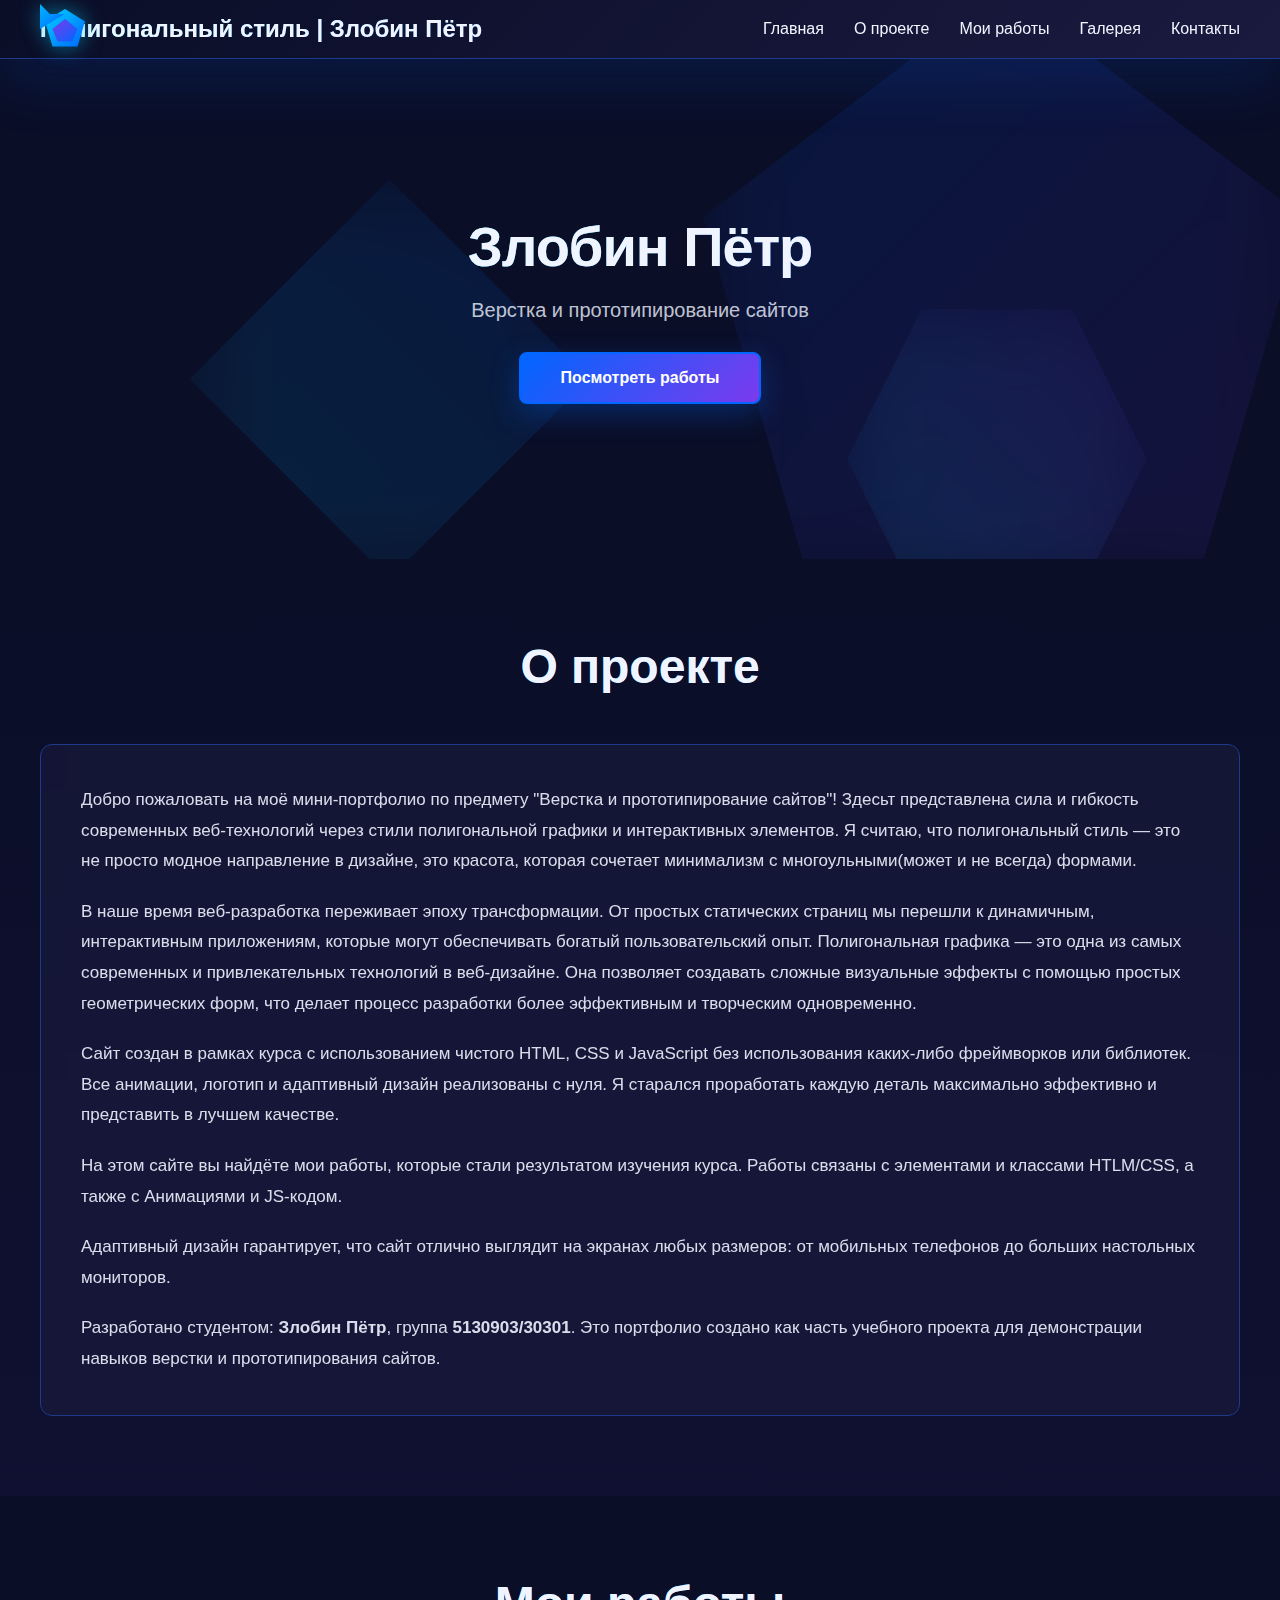
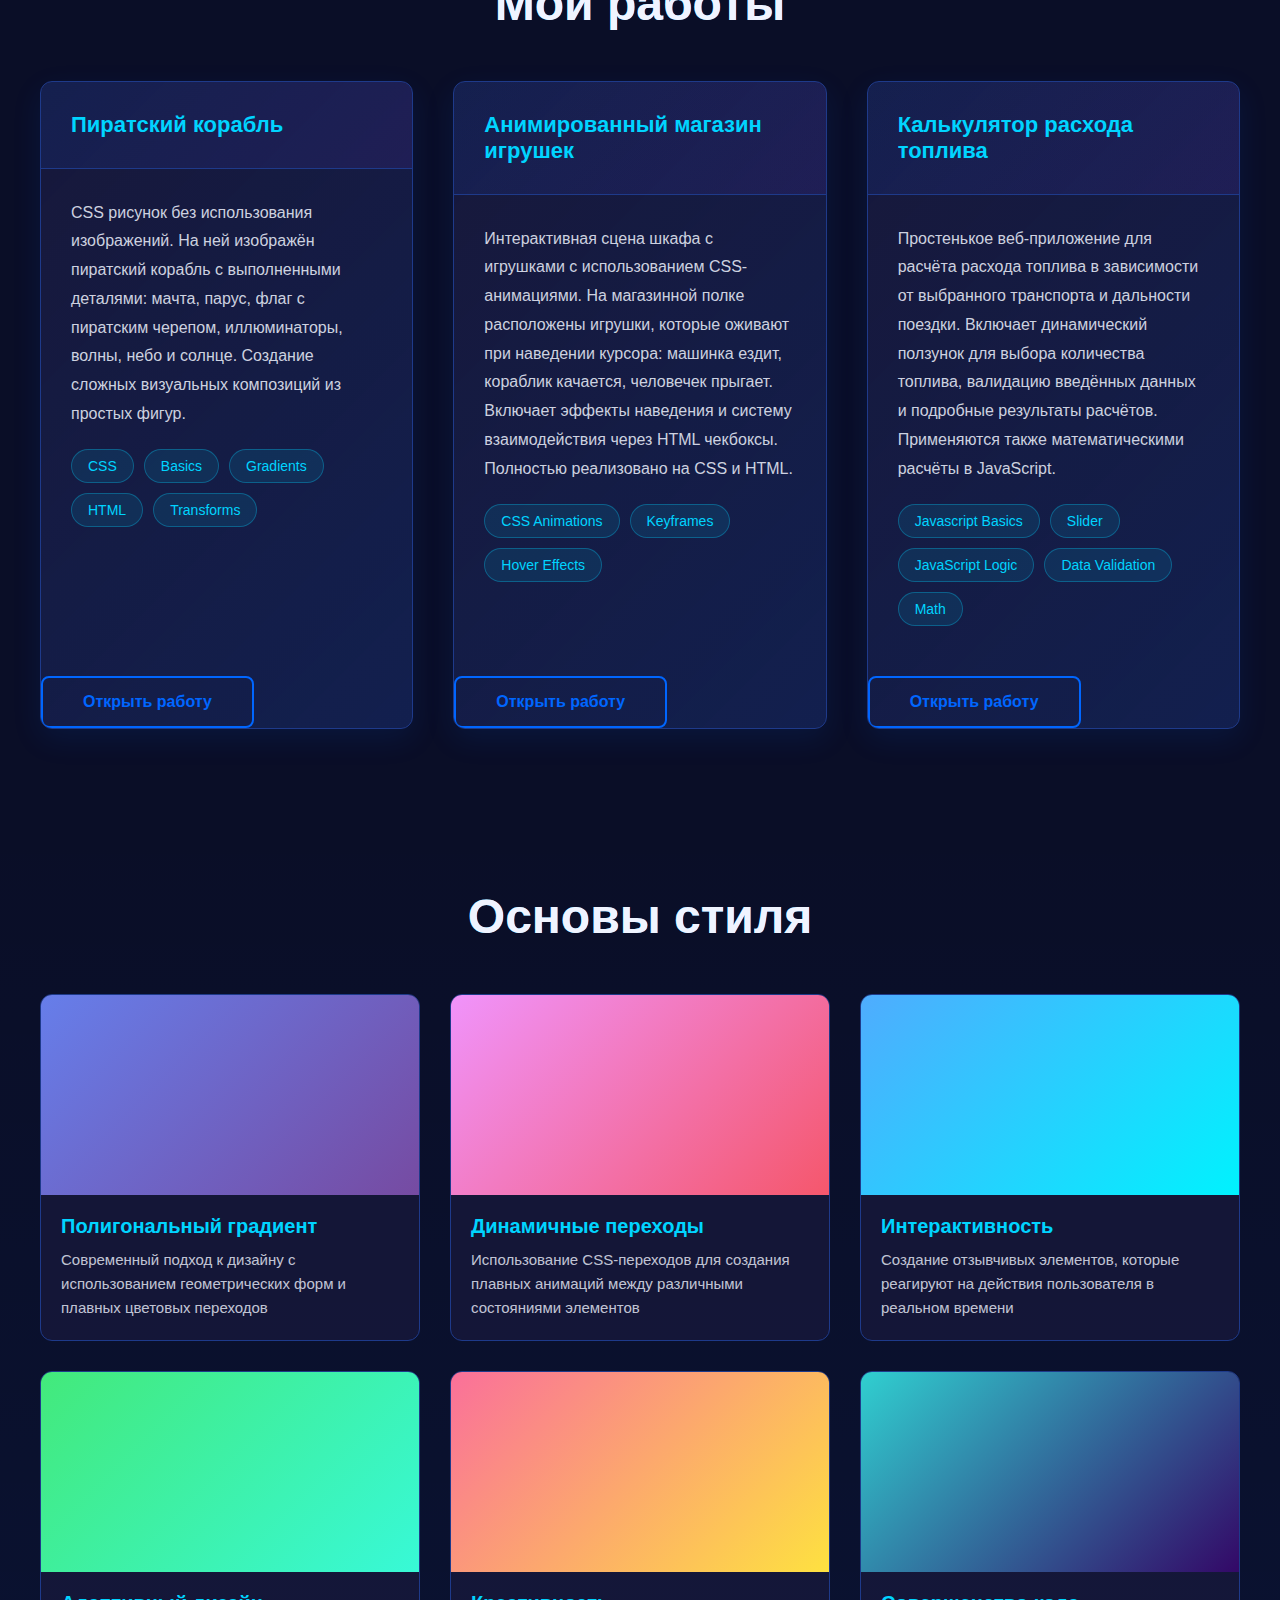
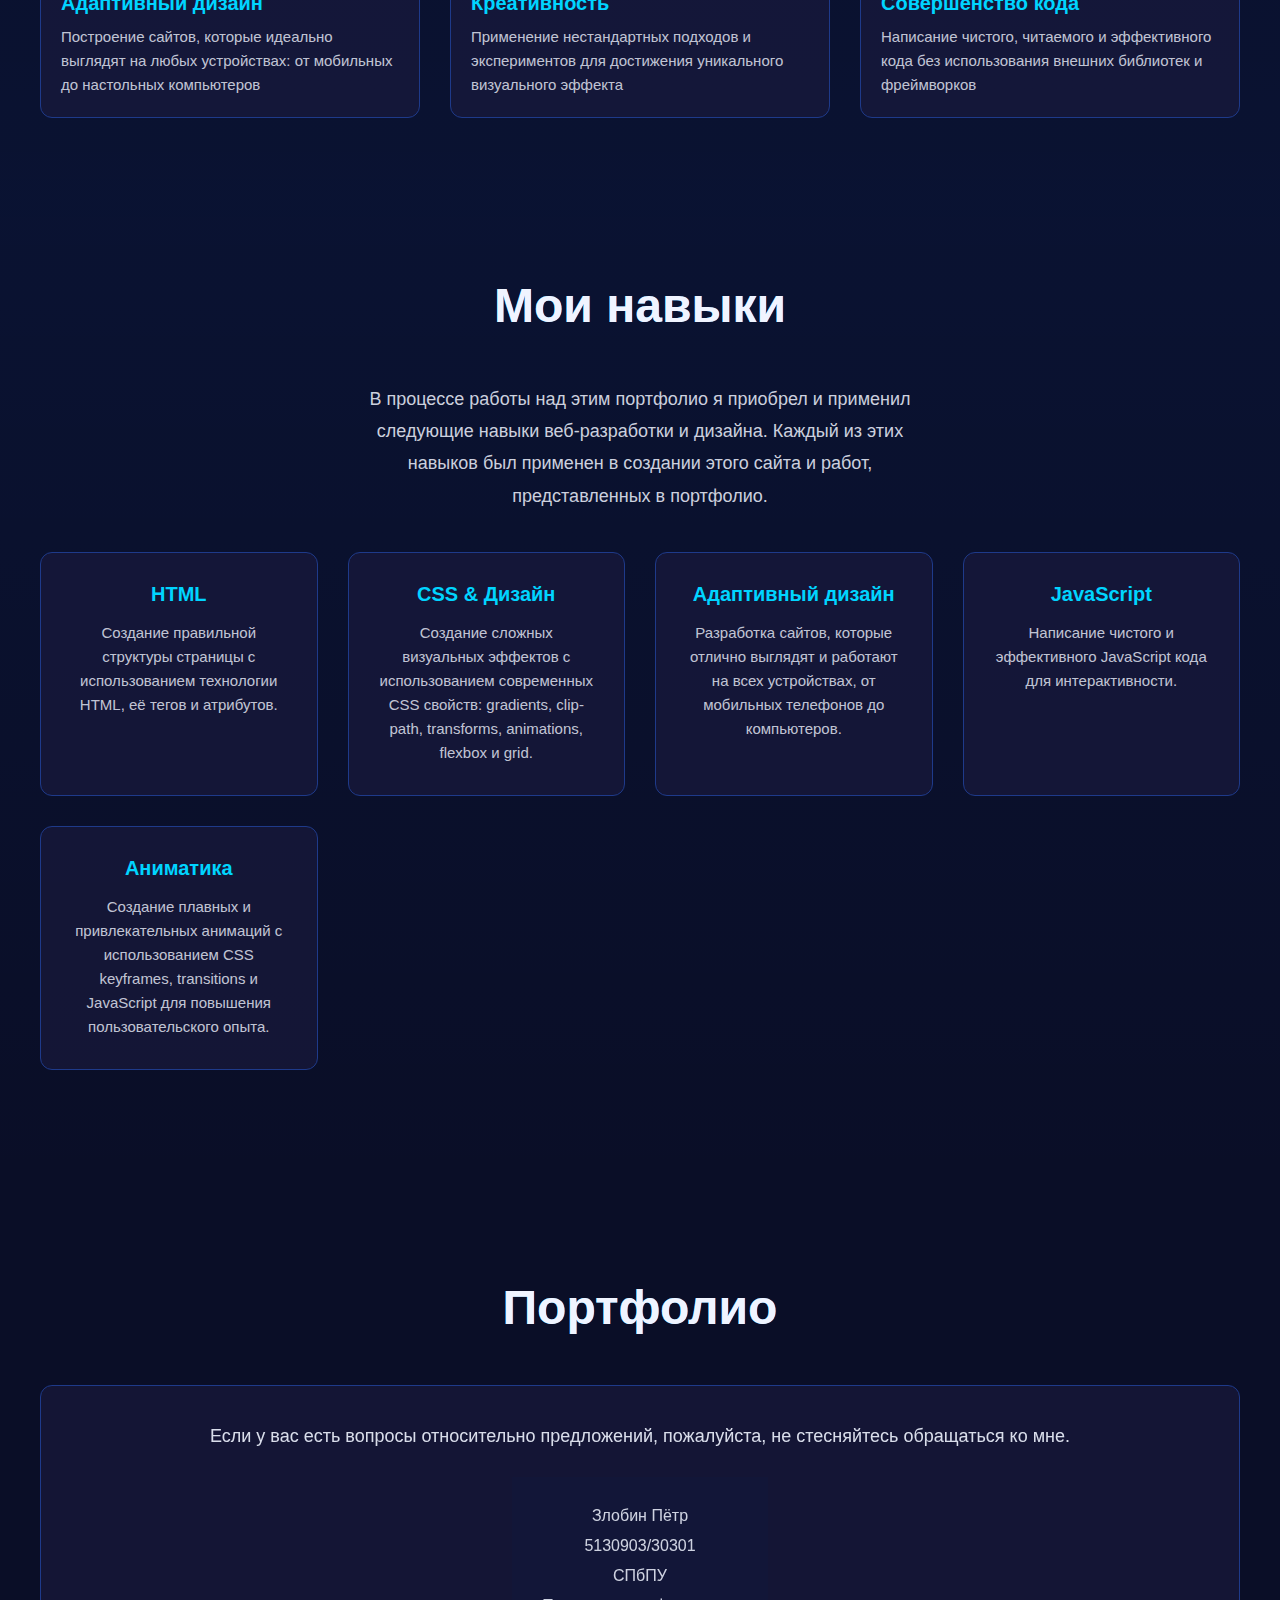
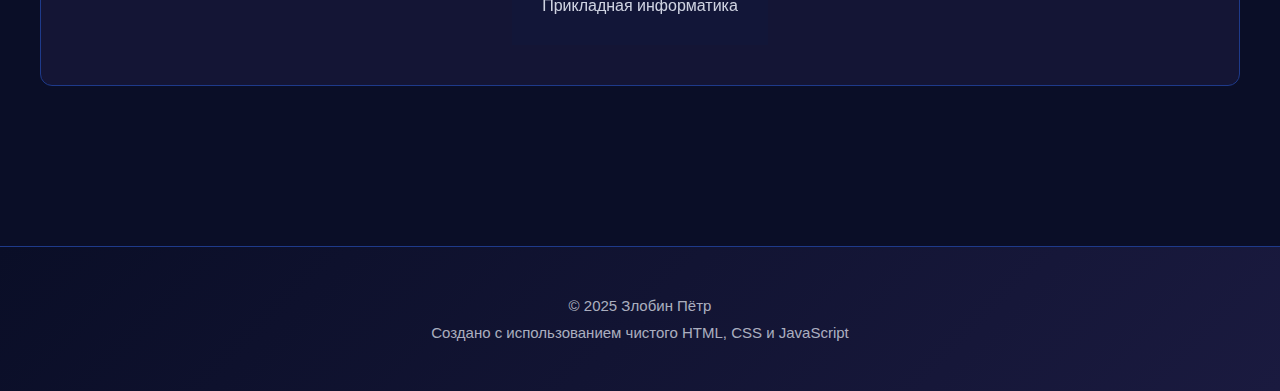
<file: index.html>
<!DOCTYPE html>
<html lang="ru">
<head>
    <meta charset="UTF-8">
    <meta name="viewport" content="width=device-width, initial-scale=1.0">
    <title>Злобин Пётр | Портфолио</title>
    <link rel="stylesheet" href="style.css">
</head>
<body>
    <header class="header">
        <div class="container">
            <div class="header-content">
                <a href="#" class="logo">
                    <svg class="logo-polygon" viewBox="0 0 100 100" xmlns="http://www.w3.org/2000/svg">
                        <polygon points="50,10 90,35 75,85 25,85 10,35" fill="url(#gradient1)"/>
                        <polygon points="50,30 75,50 65,75 35,75 25,50" fill="url(#gradient2)"/>
                        <polygon points="50,20 20, 20 0, 0 -20, -20 0,50" fill="url(#gradient1)"/>
                        <defs>
                            <linearGradient id="gradient1" x1="0%" y1="0%" x2="100%" y2="100%">
                                <stop offset="0%" style="stop-color:#00d4ff;stop-opacity:1" />
                                <stop offset="100%" style="stop-color:#0066ff;stop-opacity:1" />
                            </linearGradient>
                            <linearGradient id="gradient2" x1="0%" y1="0%" x2="100%" y2="100%">
                                <stop offset="0%" style="stop-color:#7c3aed;stop-opacity:1" />
                                <stop offset="100%" style="stop-color:#0066ff;stop-opacity:1" />
                            </linearGradient>
                        </defs>
                    </svg>
                    <span class="logo-text">Полигональный стиль | Злобин Пётр</span>
                </a>

                <button class="menu-toggle" id="menuToggle">
                    <span></span>
                    <span></span>
                    <span></span>
                </button>

                <nav class="nav" id="navMenu">
                    <a href="#main" class="nav-link">Главная</a>
                    <a href="#about" class="nav-link">О проекте</a>
                    <a href="#works" class="nav-link">Мои работы</a>
                    <a href="#gallery" class="nav-link">Галерея</a>
                    <a href="#contact" class="nav-link">Контакты</a>
                </nav>
            </div>
        </div>
    </header>

    <main id="main">
        <section class="hero">
            <div class="hero-background">
                <div class="polygon polygon-1"></div>
                <div class="polygon polygon-2"></div>
                <div class="polygon polygon-3"></div>
            </div>
            <div class="container">
                <div class="hero-content">
                    <h1>Злобин Пётр</h1>
                    <p>Верстка и прототипирование сайтов</p>
                    <a href="#works" class="btn btn-primary">Посмотреть работы</a>
                </div>
            </div>
        </section>

        <section id="about" class="about">
            <div class="container">
                <h2>О проекте</h2>
                <div class="about-content">
                    <div class="about-text">
                        <p>
                            Добро пожаловать на моё мини-портфолио по предмету "Верстка и прототипирование сайтов"! Здесьт представлена сила и гибкость современных веб-технологий через стили полигональной графики и интерактивных элементов. Я считаю, что полигональный стиль — это не просто модное направление в дизайне, это красота, которая сочетает минимализм с многоульными(может и не всегда) формами.
                        </p>
                        <p>
                            В наше время веб-разработка переживает эпоху трансформации. От простых статических страниц мы перешли к динамичным, интерактивным приложениям, которые могут обеспечивать богатый пользовательский опыт. Полигональная графика — это одна из самых современных и привлекательных технологий в веб-дизайне. Она позволяет создавать сложные визуальные эффекты с помощью простых геометрических форм, что делает процесс разработки более эффективным и творческим одновременно.
                        </p>
                        <p>
                            Сайт создан в рамках курса с использованием чистого HTML, CSS и JavaScript без использования каких-либо фреймворков или библиотек. Все анимации, логотип и адаптивный дизайн реализованы с нуля. Я старался проработать каждую деталь максимально эффективно и представить в лучшем качестве.
                        </p>
                        <p>
                            На этом сайте вы найдёте мои работы, которые стали результатом изучения курса. Работы связаны с элементами и классами HTLM/CSS, а также с Анимациями и JS-кодом.
                        </p>
                        <p>
                            Адаптивный дизайн гарантирует, что сайт отлично выглядит на экранах любых размеров: от мобильных телефонов до больших настольных мониторов.
                        </p>
                        <p>
                            Разработано студентом: <strong>Злобин Пётр</strong>, группа <strong>5130903/30301</strong>. Это портфолио создано как часть учебного проекта для демонстрации навыков верстки и прототипирования сайтов.
                        </p>
                    </div>
                </div>
            </div>
        </section>

        <section id="works" class="works">
            <div class="container">
                <h2>Мои работы</h2>
                <div class="works-grid">
                    <div class="work-card">
                        <div class="work-card-header">
                            <h3>Пиратский корабль</h3>
                        </div>
                        <div class="work-card-body">
                            <p>CSS рисунок без использования изображений. На ней изображён пиратский корабль с выполненными деталями: мачта, парус, флаг с пиратским черепом, иллюминаторы, волны, небо и солнце. Создание сложных визуальных композиций из простых фигур.</p>
                            <ul class="tech-list">
                                <li>CSS</li>
                                <li>Basics</li>
                                <li>Gradients</li>
                                <li>HTML</li>
                                <li>Transforms</li>
                            </ul>
                        </div>
                        <a href="ZP_1z_4var/index.html" class="btn btn-secondary">Открыть работу</a>
                    </div>

                    <div class="work-card">
                        <div class="work-card-header">
                            <h3>Анимированный магазин игрушек</h3>
                        </div>
                        <div class="work-card-body">
                            <p>Интерактивная сцена шкафа с игрушками с использованием CSS-анимациями. На магазинной полке расположены игрушки, которые оживают при наведении курсора: машинка ездит, кораблик качается, человечек прыгает. Включает эффекты наведения и систему взаимодействия через HTML чекбоксы. Полностью реализовано на CSS и HTML.</p>
                            <ul class="tech-list">
                                <li>CSS Animations</li>
                                <li>Keyframes</li>
                                <li>Hover Effects</li>
                            </ul>
                        </div>
                        <a href="ZP_2z_3var/index.html" class="btn btn-secondary">Открыть работу</a>
                    </div>

                    <div class="work-card">
                        <div class="work-card-header">
                            <h3>Калькулятор расхода топлива</h3>
                        </div>
                        <div class="work-card-body">
                            <p>Простенькое веб-приложение для расчёта расхода топлива в зависимости от выбранного транспорта и дальности поездки. Включает динамический ползунок для выбора количества топлива, валидацию введённых данных и подробные результаты расчётов. Применяются также математическими расчёты в JavaScript.</p>
                            <ul class="tech-list">
                                <li>Javascript Basics</li>
                                <li>Slider</li>
                                <li>JavaScript Logic</li>
                                <li>Data Validation</li>
                                <li>Math</li>
                            </ul>
                        </div>
                        <a href="ZP_4z/index.html" class="btn btn-secondary">Открыть работу</a>
                    </div>

                </div>
            </div>
        </section>

        <section id="gallery" class="gallery">
            <div class="container">
                <h2>Основы стиля</h2>
                <div class="gallery-grid">
                    <div class="gallery-item">
                        <div class="gallery-image" style="background: linear-gradient(135deg, #667eea 0%, #764ba2 100%);"></div>
                        <h3>Полигональный градиент</h3>
                        <p>Современный подход к дизайну с использованием геометрических форм и плавных цветовых переходов</p>
                    </div>

                    <div class="gallery-item">
                        <div class="gallery-image" style="background: linear-gradient(135deg, #f093fb 0%, #f5576c 100%);"></div>
                        <h3>Динамичные переходы</h3>
                        <p>Использование CSS-переходов для создания плавных анимаций между различными состояниями элементов</p>
                    </div>

                    <div class="gallery-item">
                        <div class="gallery-image" style="background: linear-gradient(135deg, #4facfe 0%, #00f2fe 100%);"></div>
                        <h3>Интерактивность</h3>
                        <p>Создание отзывчивых элементов, которые реагируют на действия пользователя в реальном времени</p>
                    </div>

                    <div class="gallery-item">
                        <div class="gallery-image" style="background: linear-gradient(135deg, #43e97b 0%, #38f9d7 100%);"></div>
                        <h3>Адаптивный дизайн</h3>
                        <p>Построение сайтов, которые идеально выглядят на любых устройствах: от мобильных до настольных компьютеров</p>
                    </div>

                    <div class="gallery-item">
                        <div class="gallery-image" style="background: linear-gradient(135deg, #fa709a 0%, #fee140 100%);"></div>
                        <h3>Креативность</h3>
                        <p>Применение нестандартных подходов и экспериментов для достижения уникального визуального эффекта</p>
                    </div>

                    <div class="gallery-item">
                        <div class="gallery-image" style="background: linear-gradient(135deg, #30cfd0 0%, #330867 100%);"></div>
                        <h3>Совершенство кода</h3>
                        <p>Написание чистого, читаемого и эффективного кода без использования внешних библиотек и фреймворков</p>
                    </div>
                </div>
            </div>
        </section>

        <section id="skills" class="skills">
            <div class="container">
                <h2>Мои навыки</h2>
                <div class="skills-content">
                    <p>В процессе работы над этим портфолио я приобрел и применил следующие навыки веб-разработки и дизайна. Каждый из этих навыков был применен в создании этого сайта и работ, представленных в портфолио.</p>
                    <div class="skills-grid">
                        <div class="skill-item">
                            <h3>HTML</h3>
                            <p>Создание правильной структуры страницы с использованием технологии HTML, её тегов и атрибутов.</p>
                        </div>
                        <div class="skill-item">
                            <h3>CSS & Дизайн</h3>
                            <p>Создание сложных визуальных эффектов с использованием современных CSS свойств: gradients, clip-path, transforms, animations, flexbox и grid.</p>
                        </div>
                        <div class="skill-item">
                            <h3>Адаптивный дизайн</h3>
                            <p>Разработка сайтов, которые отлично выглядят и работают на всех устройствах, от мобильных телефонов до компьютеров.</p>
                        </div>
                        <div class="skill-item">
                            <h3>JavaScript</h3>
                            <p>Написание чистого и эффективного JavaScript кода для интерактивности.</p>
                        </div>
                        <div class="skill-item">
                            <h3>Аниматика</h3>
                            <p>Создание плавных и привлекательных анимаций с использованием CSS keyframes, transitions и JavaScript для повышения пользовательского опыта.</p>
                        </div>
                    </div>
                </div>
            </div>
        </section>

        <section id="contact" class="contact">
            <div class="container">
                <h2>Портфолио</h2>
                <div class="contact-content">
                    <p>Если у вас есть вопросы относительно предложений, пожалуйста, не стесняйтесь обращаться ко мне.</p>
                    <div class="contact-info">
                        <p>Злобин Пётр</p>
                        <p>5130903/30301</p>
                        <p>СПбПУ</p>
                        <p>Прикладная информатика</p>
                    </div>
                </div>
            </div>
        </section>
    </main>

    <footer class="footer">
        <div class="container">
            <p>&copy; 2025 Злобин Пётр</p>
            <p>Создано с использованием чистого HTML, CSS и JavaScript</p>
        </div>
    </footer>

    <script src="script.js"></script>
</body>
</html>
</file>
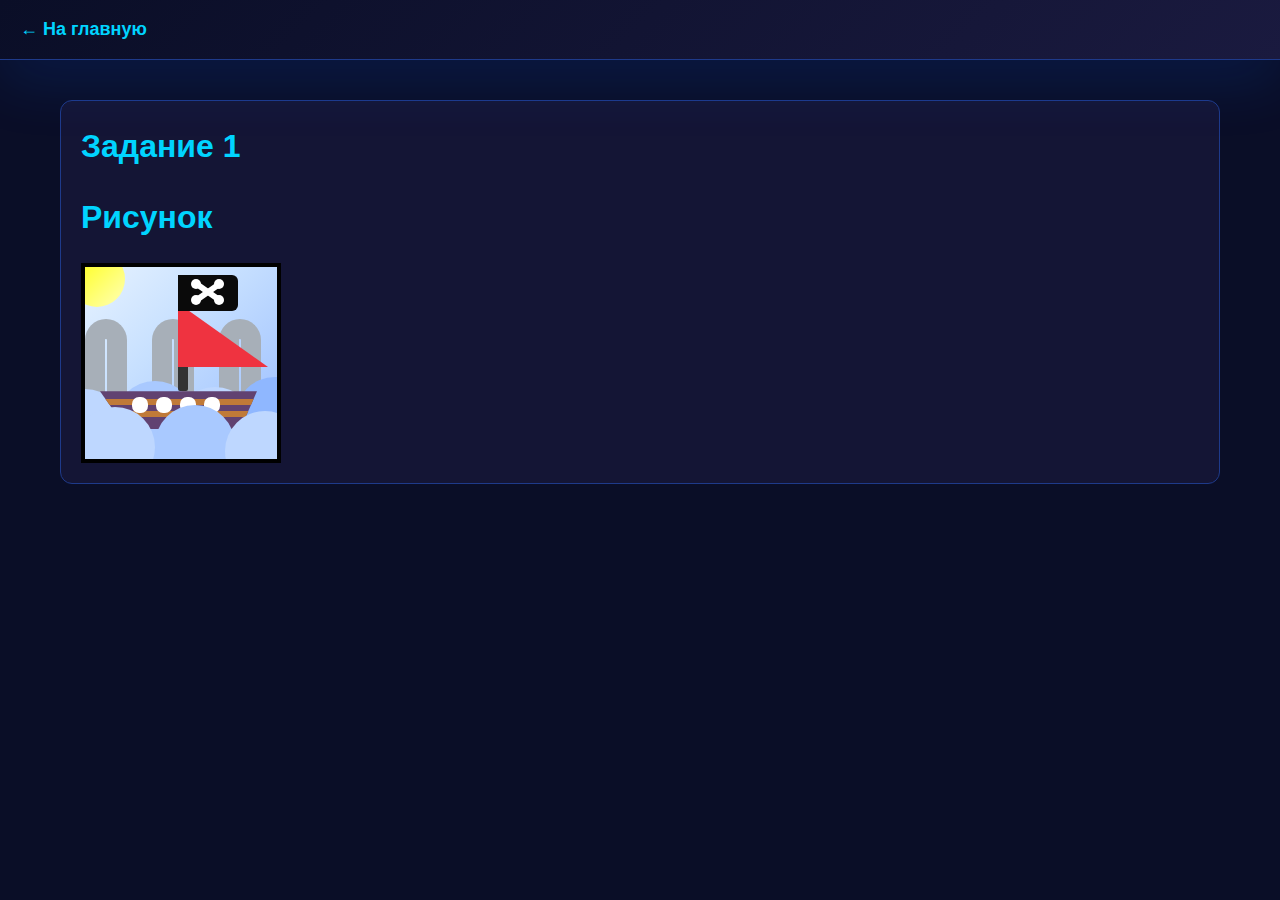
<file: ZP_1z_4var/index.html>
<!DOCTYPE html>
<html lang="ru">
<head>
    <meta charset="UTF-8">
    <meta name="viewport" content="width=device-width, initial-scale=1.0">
    <title>Пиратский корабль | Задание 1</title>
    <link rel="stylesheet" href="main.css">
    <link rel="stylesheet" href="z1.css">
</head>
<body>
    <header class="topbar">
        <div class="brand"><a href="../index.html">← На главную</a></div>
        <nav class="tabs"></nav>
    </header>

    <main><div style="background: rgba(26, 26, 63, 0.6); border-radius: 12px; padding: 20px; border: 1px solid var(--light-border);">
        <h1>Задание 1</h1>
        <h2>Рисунок</h2>
        <div class="scene">
          <div class="sun"></div>

          <div class="arch"></div>
          <div class="arch a2"></div>
          <div class="arch a3"></div>

          <div class="waves">
            <div class="wave light w1"></div>
            <div class="wave w2"></div>
            <div class="wave light w3"></div>
            <div class="wave dark w4"></div>
            <div class="ship">
              <div class="machta"></div>
              <div class="parus"></div>
              <div class="flag">
                <div class="bone b1"></div>
                <div class="bone b2"></div>
                <div class="circle c1"></div>
                <div class="circle c2"></div>
                <div class="circle c3"></div>
                <div class="circle c4"></div>
              </div>
              <div class="corpus">
                <div class="plank p1"></div>
                <div class="plank p2"></div>
              </div>
              <div class="illuminators">
                <div class="illuminator"></div>
                <div class="illuminator"></div>
                <div class="illuminator"></div>
                <div class="illuminator"></div>
              </div>
            </div>
            <div class="wave light w5"></div>
            <div class="wave w6"></div>
            <div class="wave light w7"></div>
          </div>
        </div>
    </div>
    </main>
</body>
</html>
</file>
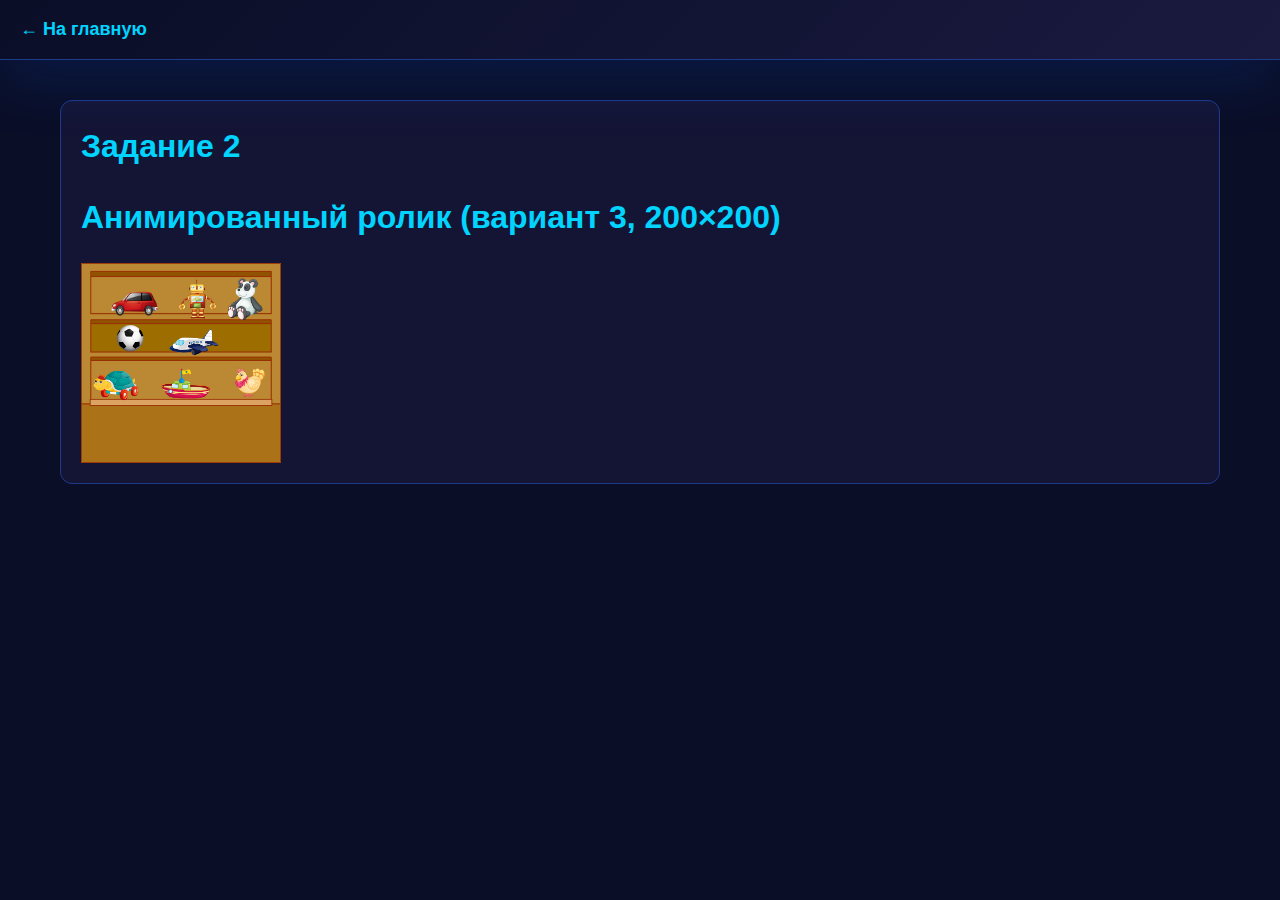
<file: ZP_2z_3var/index.html>
<!DOCTYPE html>
<html lang="ru">
<head>
    <meta charset="UTF-8">
    <meta name="viewport" content="width=device-width, initial-scale=1.0">
    <title>Анимированный магазин игрушек | Задание 2</title>
    <link rel="stylesheet" href="main.css">
    <link rel="stylesheet" href="z2.css">
</head>
<body>
    <header class="topbar">
        <div class="brand"><a href="../index.html">← На главную</a></div>
        <nav class="tabs"></nav>
    </header>

    <main>
		<div style="background: rgba(26, 26, 63, 0.6); border-radius: 12px; padding: 20px; border: 1px solid var(--light-border);">
      <h1>Задание 2</h1>
      <h2>Анимированный ролик (вариант 3, 200×200)</h2>
      <div class="background">
        <div class="backgroundshelf">
          <div class="overlay-title">Магазинчик игрушек</div>

          <input type="checkbox" id="buyToggle" class="buy-toggle" />
          <label class="car" for="buyToggle"></label>

          <div class="ship" ></div>
          <div class="man"></div>

          <div class="buy-label">Покупаю!</div>
        </div>
      </div>
		</div>
    </main>
</body>
</html>
</file>
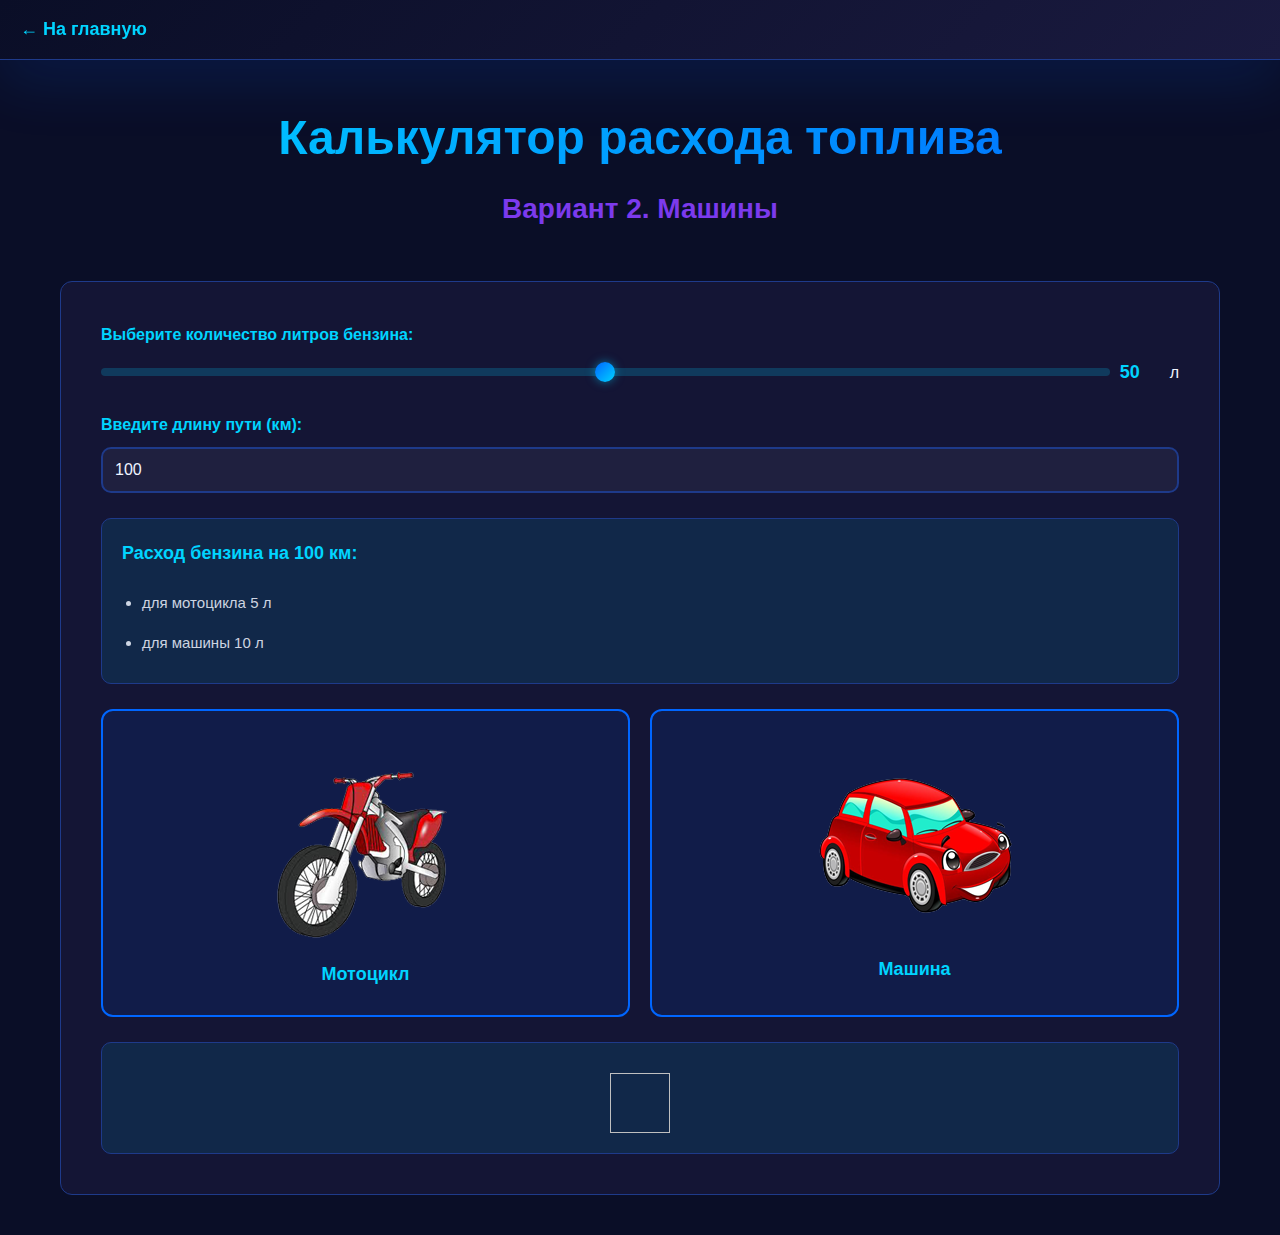
<file: ZP_4z/index.html>
<!DOCTYPE html>
<html lang="ru">
<head>
    <meta charset="UTF-8">
    <meta name="viewport" content="width=device-width, initial-scale=1.0">
    <title>Калькулятор расхода топлива | Задание 4</title>
    <link rel="stylesheet" href="main.css">
    <link rel="stylesheet" href="style.css">
</head>
<body>
    <header class="topbar">
        <div class="brand"><a href="../index.html">← На главную</a></div>
        <nav class="tabs"></nav>
    </header>

    <main>
        <div class="intro-section">
            <h1>Калькулятор расхода топлива</h1>
            <h2>Вариант 2. Машины</h2>
        </div>

            <div class="container">
                <div class="fuel">
                    <div for="fuelRange">Выберите количество литров бензина:</div>
                    <div class="range-container">
                        <input type="range" id="fuelRange" min="0" max="100" value="50" step="1">
                        <span id="fuelValue">50</span> л
                    </div>
                </div>

                <div class="distance">
                    <label for="distanceInput">Введите длину пути (км):</label>
                    <input type="number" id="distanceInput" min="0" placeholder="Введите расстояние" value="100">
                </div>

                <div class="info">
                    <h3>Расход бензина на 100 км:</h3>
                    <ul>
                        <li>для мотоцикла 5 л</li>
                        <li>для машины 10 л</li>
                    </ul>
                </div>

                <div class="buttons">
                    <button class="vehicle-btn" id="motorcycleBtn">
                        <div class="vehicle-icon"></div>
                        <img class="vehicle-icon" src="./images/moto.png" alt="описание картинки">
                        <div class="vehicle-name">Мотоцикл</div>
                    </button>
                    <button class="vehicle-btn" id="carBtn">
                        <img class="vehicle-icon" src="./images/car.png" alt="описание картинки">
                        <div class="vehicle-name">Машина</div>
                    </button>
                </div>

                <div class="result" id="resultSection">
                    <div id="resultText"></div>
                    <img class="emoji-icon">
                </div>
            </div>
    </main>

    <script src="script.js"></script>
</body>
</html>
</file>
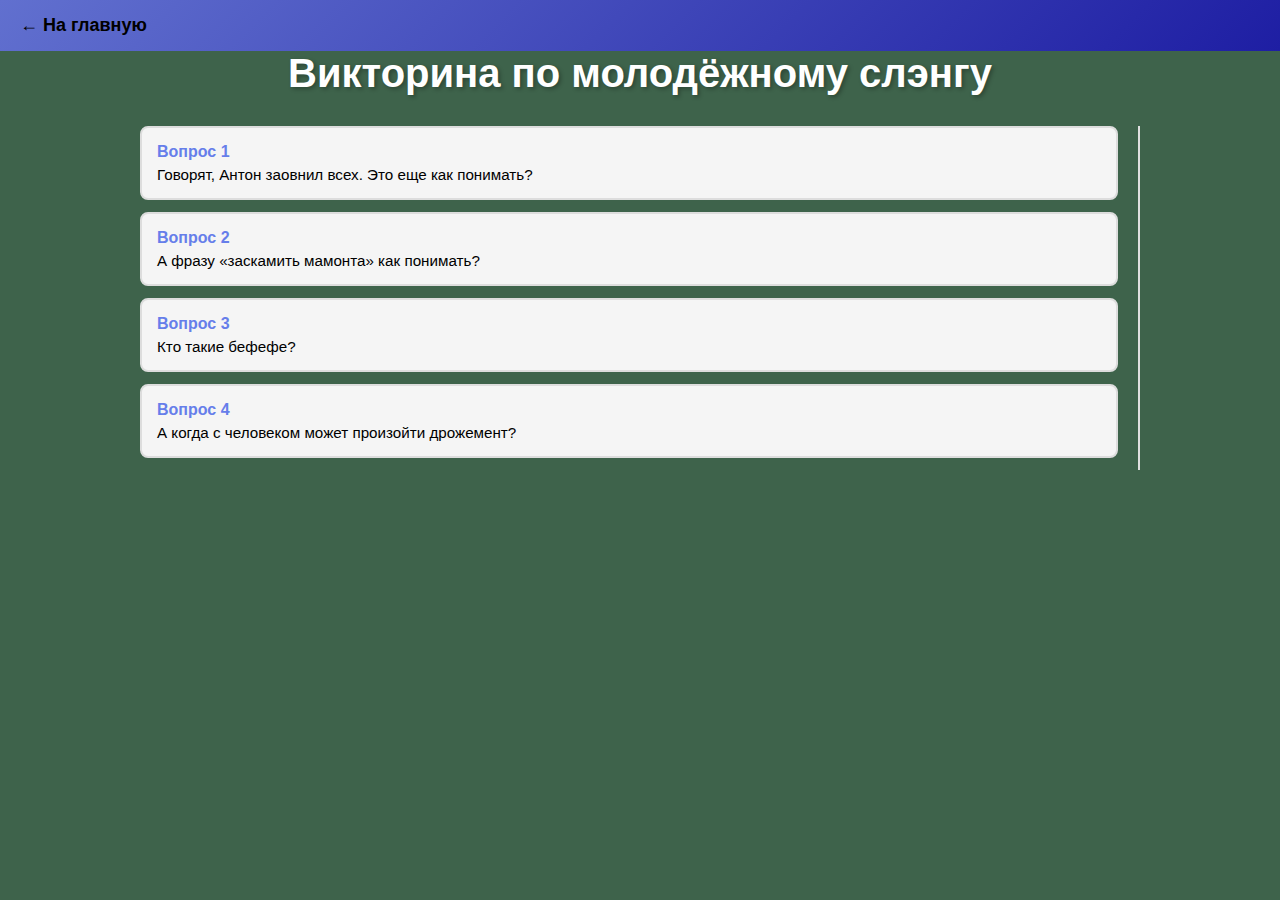
<file: ZP_5_DOM/index.html>
<!DOCTYPE html>
<html lang="ru">
<head>
    <meta charset="UTF-8">
    <meta name="viewport" content="width=device-width, initial-scale=1.0">
    <title>Викторина по слэнгу</title>
    <link rel="stylesheet" href="style.css">
</head>
<body>
  <header class="topbar">
    <div class="brand"><a href="../index.html">← На главную</a></div>
    <nav class="tabs"></nav>
  </header>
    <div class="container">
        <h1 class="title">Викторина по молодёжному слэнгу</h1>

          <div class="questions-area" id="questionsArea">
              <div id="emptyMessage" class="empty-message">Выберите вопрос, чтобы начать</div>
          </div>

          <div class="divider"></div>

          <div class="content-area">
              <div id="statusMessage" class="status-message"></div>
              <div class="answers-container" id="answersContainer"></div>
          </div>
      </div>

      <div id="statisticsPanel" class="statistics-panel hidden">
          <div class="statistics-content">
              <h2>Викторина завершена!</h2>
              <p class="score">Ваш результат: <span id="correctCount">0</span> / <span id="totalCount">0</span></p>
              <p class="percentage">Успешность: <span id="percentage">0</span>%</p>
              <button class="restart-btn" onclick="location.reload()">Начать заново</button>
          </div>
      </div>

    <script src="script.js"></script>
</body>
</html>
</file>
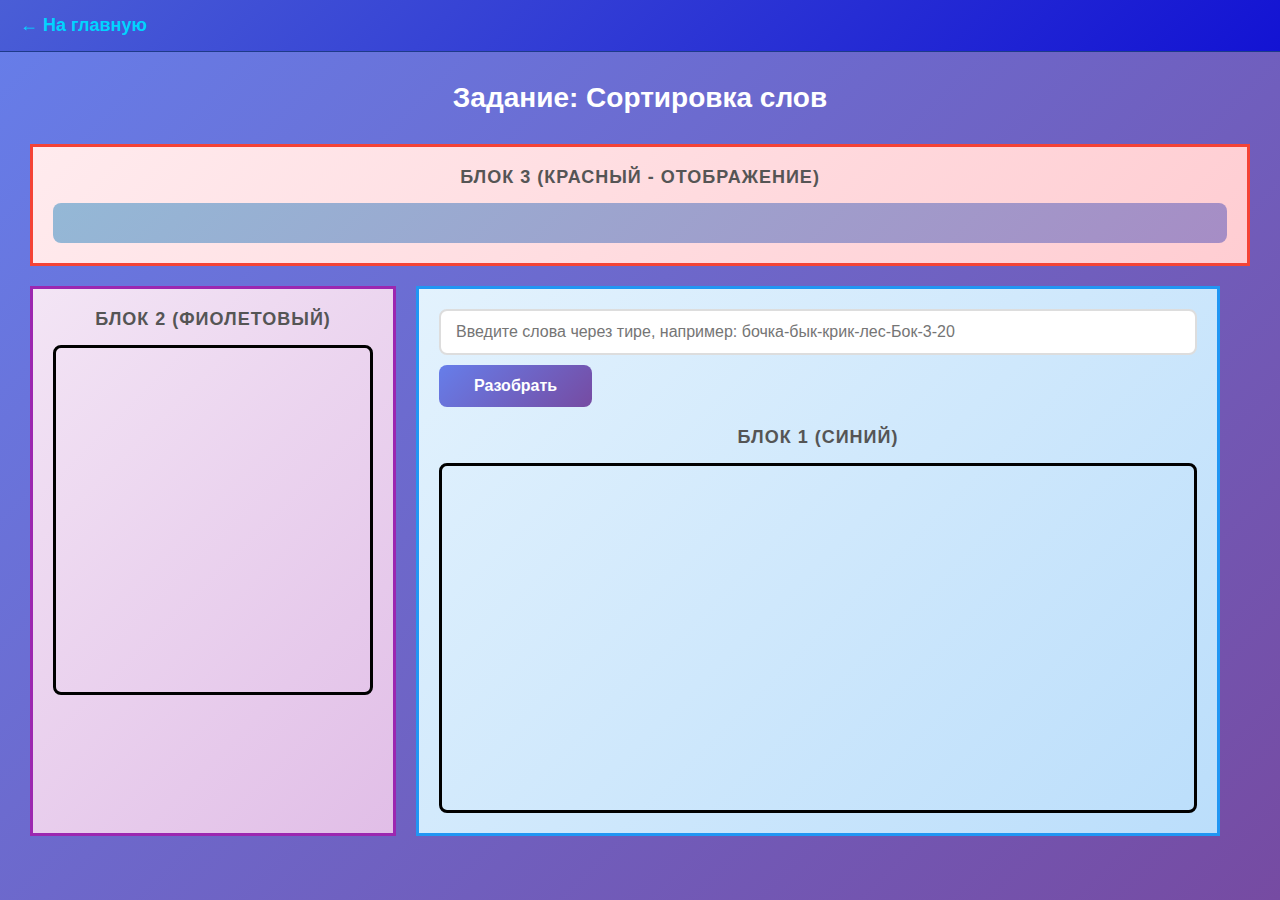
<file: ZP_6/index.html>
<!DOCTYPE html>
<html lang="ru">
<head>
    <meta charset="UTF-8">
    <meta name="viewport" content="width=device-width, initial-scale=1.0">
    <title>Задание Слова</title>
    <link rel="stylesheet" href="style.css">
</head>
<body>

<header class="topbar">
    <div class="brand"><a href="../index.html">← На главную</a></div>
    <nav class="tabs"></nav>
</header>
<div class="container">
    <h1>Задание: Сортировка слов</h1>

    <div class="blocks-container">
        <div class="block" id="block3">
            <h3>Блок 3 (Красный - Отображение)</h3>
            <div id="displayArea"></div>
        </div>

    </div>

    <div class="blocks-container">
        <div class="block" id="block2">
            <h3>Блок 2 (Фиолетовый)</h3>
            <div class="drop-zone" id="dropZone2"></div>
        </div>
        <div class="block" id="block1">
            <div class="input-section">
                <input type="text" id="textInput" placeholder="Введите слова через тире, например: бочка-бык-крик-лес-Бок-3-20">
                <button id="parseBtn">Разобрать</button>
            </div>
            <h3>Блок 1 (Синий)</h3>
            <div class="drop-zone" id="dropZone1"></div>
        </div>
    </div>
</div>

<script src="script.js"></script>
</body>
</html>
</file>
<file: style.css>
:root {
    --primary-color: #0066ff;
    --secondary-color: #7c3aed;
    --accent-color: #00d4ff;
    --dark-bg: #0a0e27;
    --dark-text: #f0f4ff;
    --light-border: #1e3a8a;
    --shadow: 0 20px 60px rgba(0, 102, 255, 0.15);
}

* {
    margin: 0;
    padding: 0;
}

html {
    scroll-behavior: smooth;
}

body {
    font-family: 'Segoe UI', Roboto, 'Helvetica Neue', Arial, sans-serif;
    background-color: var(--dark-bg);
    color: var(--dark-text);
    font-size: 16px;
}

.container {
    max-width: 1200px;
    margin: 0 auto;
    padding: 0 20px;
}

/* HEADER */
.header {
    background: linear-gradient(135deg, #0a0e27 0%, #1a1a3f 100%);
    border-bottom: 1px solid var(--light-border);
    position: sticky;
    top: 0;
    z-index: 1000;
    box-shadow: var(--shadow);
}

.header-content {
    display: flex;
    justify-content: space-between;
    align-items: center;
    padding: 15px 0;
}

 logo-image {
     margin: 0;
     padding: 40px;
     background: #1a1a1a;
     display: flex;
     justify-content: center;
     align-items: center;
     min-height: 100vh;
 }

.logo-image-container {
    width: 45px;
    height: 45px;
    position: relative;
}

.logo-polygon {
    position: absolute;
    width: 100%;
    height: 100%;
}

/* внешний */
.logo-polygon-1 {
    background: linear-gradient(135deg, #00d4ff 0%, #0066ff 100%);
    clip-path: polygon(50% 10%, 90% 35%, 75% 85%, 25% 85%, 10% 35%);
}

/* внутренний */
.logo-polygon-2 {
    background: linear-gradient(135deg, #7c3aed 0%, #0066ff 100%);
    clip-path: polygon(50% 30%, 75% 50%, 65% 75%, 35% 75%, 25% 50%);
}

.logo-polygon-3 {
    background: linear-gradient(135deg, #37ff00 0%, #ffc400 100%);
    clip-path: polygon(50% 20%, 20% 20%, 0% 0%, 0% 50%);
}

.logo {
    display: flex;
    align-items: center;
    gap: 12px;
    text-decoration: none;
    font-size: 24px;
    font-weight: 700;
    color: var(--dark-text);
    transition: transform 0.3s ease;
}

.logo:hover {
    transform: scale(1.05) rotate(-1deg);
}

.logo-polygon {
    width: 50px;
    height: 50px;
    filter: drop-shadow(0 0 10px rgba(0, 212, 255, 0.5));
}

.logo-text {
    background: linear-gradient(135deg, var(--accent-color) 0%, var(--primary-color) 100%);
    background-clip: text;
}

.nav {
    display: flex;
    gap: 30px;
}

.nav-link {
    color: var(--dark-text);
    text-decoration: none;
    font-weight: 500;
    transition: color 0.3s ease;
}

.nav-link::after {
    content: '';
    position: absolute;
    bottom: -5px;
    left: 0;
    width: 0;
    height: 2px;
    background: linear-gradient(90deg, var(--accent-color), var(--primary-color));
    transition: width 0.3s ease;
}

.nav-link:hover {
    color: var(--accent-color);
}

.nav-link:hover::after {
    width: 100%;
}

.menu-toggle {
    display: none;
    flex-direction: column;
    gap: 6px;
    background: none;
    border: none;
    cursor: pointer;
    padding: 5px;
}

.menu-toggle span {
    width: 25px;
    height: 3px;
    background: var(--dark-text);
    border-radius: 2px;
    transition: all 0.3s ease;
}

/* HERO SECTION */
.hero {
    position: relative;
    min-height: 500px;
    display: flex;
    align-items: center;
    justify-content: center;
    overflow: hidden;
}

.hero-background {
    position: absolute;
    width: 88%;
    height: 88%;
    z-index: 0;
}

.polygon {
    position: absolute;
    opacity: 0.1;
    filter: blur(44px);
}

.polygon-1 {
    width: 600px;
    height: 600px;
    background: linear-gradient(135deg, var(--primary-color), var(--secondary-color));
    clip-path: polygon(50% 0%, 100% 38%, 82% 100%, 18% 100%, 0% 38%);
    top: -100px;
    right: -100px;
    animation: float 10s infinite ease-in-out;
}

.polygon-2 {
    width: 400px;
    height: 400px;
    background: linear-gradient(45deg, var(--accent-color), var(--primary-color));
    clip-path: polygon(50% 0%, 100% 50%, 50% 100%, 0% 50%);
    bottom: -50px;
    left: 10%;
    animation: float 15s infinite ease-in-out reverse;
}

.polygon-3 {
    width: 300px;
    height: 300px;
    background: linear-gradient(225deg, var(--secondary-color), var(--accent-color));
    clip-path: polygon(25% 0%, 75% 0%, 100% 50%, 75% 100%, 25% 100%, 0% 50%);
    top: 50%;
    right: 5%;
    animation: float 20s infinite ease-in-out;
}

@keyframes float {
    0%, 100% {
        transform: translateY(0) rotate(0deg);
    }
    50% {
        transform: translateY(-30px) rotate(3deg);
    }
}

.hero-content {
    position: relative;
    z-index: 10;
    text-align: center;
    max-width: 600px;
}

.hero-content h1 {
    font-size: 56px;
    margin-bottom: 20px;
    background: linear-gradient(135deg, var(--accent-color), var(--primary-color));
    background-clip: text;
    font-weight: 800;
    letter-spacing: -1px;
}

.hero-content p {
    font-size: 20px;
    color: rgba(240, 244, 255, 0.8);
    margin-bottom: 30px;
}

/* BUTTONS */
.btn {
    display: inline-block;
    padding: 15px 40px;
    border-radius: 8px;
    font-weight: 600;
    transition: all 0.3s ease;
    border: 2px solid;
    cursor: pointer;
    font-size: 16px;
    text-decoration: none;
}

.btn-primary {
    background: linear-gradient(135deg, var(--primary-color), var(--secondary-color));
    border-color: var(--primary-color);
    color: white;
    box-shadow: 0 10px 30px rgba(0, 102, 255, 0.3);
}

.btn-primary:hover {
    transform: translateY(-3px);
    box-shadow: 0 15px 40px rgba(0, 102, 255, 0.5);
}

.btn-secondary {
    background: transparent;
    border-color: var(--primary-color);
    color: var(--primary-color);
}

.btn-secondary:hover {
    background: var(--primary-color);
    color: white;
    transform: translateY(-3px);
}

/* ABOUT SECTION */
.about {
    padding: 80px 0;
    background: linear-gradient(180deg, transparent 0%, rgba(124, 58, 237, 0.05) 100%);
}

.about h2 {
    font-size: 48px;
    margin-bottom: 50px;
    text-align: center;
    background: linear-gradient(135deg, var(--accent-color), var(--primary-color));
    background-clip: text;
}

.about-content {
    display: grid;
    gap: 40px;
}

.about-text {
    background: rgba(26, 26, 63, 0.6);
    backdrop-filter: blur(10px);
    padding: 40px;
    border-radius: 12px;
    border: 1px solid var(--light-border);
}

.about-text p {
    margin-bottom: 20px;
    font-size: 17px;
    line-height: 1.8;
    color: rgba(240, 244, 255, 0.9);
}

.about-text p:last-child {
    margin-bottom: 0;
}

/* WORKS SECTION */
.works {
    padding: 80px 0;
}

.works h2 {
    font-size: 48px;
    margin-bottom: 50px;
    text-align: center;
    background: linear-gradient(135deg, var(--accent-color), var(--primary-color));
    background-clip: text;
}

.works-grid {
    display: grid;
    grid-template-columns: repeat(auto-fit, minmax(320px, 1fr));
    gap: 40px;
}

.work-card {
    background: linear-gradient(135deg, rgba(26, 26, 63, 0.8), rgba(30, 58, 138, 0.4));
    border: 1px solid var(--light-border);
    border-radius: 12px;
    overflow: hidden;
    transition: all 0.3s ease;
    display: flex;
    flex-direction: column;
    box-shadow: 0 10px 30px rgba(0, 102, 255, 0.1);
}

.work-card:hover {
    transform: translateY(-10px);
    border-color: var(--primary-color);
    box-shadow: 0 20px 50px rgba(0, 102, 255, 0.25);
}

.work-card-header {
    padding: 30px;
    background: linear-gradient(135deg, rgba(0, 102, 255, 0.1), rgba(124, 58, 237, 0.1));
    border-bottom: 1px solid var(--light-border);
}

.work-card-header h3 {
    font-size: 22px;
    color: var(--accent-color);
}

.work-card-body {
    padding: 30px;
    flex: 1;
}

.work-card-body p {
    margin-bottom: 20px;
    color: rgba(240, 244, 255, 0.85);
    line-height: 1.8;
}

.tech-list {
    display: flex;
    flex-wrap: wrap;
    gap: 10px;
    margin-bottom: 20px;
    list-style: none;
}

.tech-list li {
    background: rgba(0, 212, 255, 0.1);
    border: 1px solid rgba(0, 212, 255, 0.3);
    padding: 8px 16px;
    border-radius: 20px;
    font-size: 14px;
    color: var(--accent-color);
}

.work-card .btn {
    align-self: flex-start;
}

/* GALLERY SECTION */
.gallery {
    padding: 80px 0;
    background: linear-gradient(180deg, transparent 0%, rgba(0, 102, 255, 0.05) 100%);
}

.gallery h2 {
    font-size: 48px;
    margin-bottom: 50px;
    text-align: center;
    background: linear-gradient(135deg, var(--accent-color), var(--primary-color));
    background-clip: text;
}

.gallery-grid {
    display: grid;
    grid-template-columns: repeat(auto-fit, minmax(300px, 1fr));
    gap: 30px;
}

.gallery-item {
    background: rgba(26, 26, 63, 0.6);
    border-radius: 12px;
    overflow: hidden;
    border: 1px solid var(--light-border);
    transition: all 0.3s ease;
}

.gallery-item:hover {
    transform: translateY(-8px);
    border-color: var(--primary-color);
}

.gallery-image {
    width: 100%;
    height: 200px;
    position: relative;
    overflow: hidden;
}

.gallery-image::after {
    content: '';
    position: absolute;
    top: 0;
    left: 0;
    width: 100%;
    height: 100%;
    background-image: var(--bg-image); /* используем переменную */
    background-size: 100% 100%;
    opacity: 0.5;
}

.gallery-item h3 {
    font-size: 20px;
    padding: 20px 20px 10px;
    color: var(--accent-color);
}

.gallery-item p {
    padding: 0 20px 20px;
    color: rgba(240, 244, 255, 0.8);
    font-size: 15px;
    line-height: 1.6;
}

/* SKILLS SECTION */
.skills {
    padding: 80px 0;
    background: linear-gradient(180deg, rgba(0, 102, 255, 0.05) 0%, transparent 100%);
}

.skills h2 {
    font-size: 48px;
    margin-bottom: 50px;
    text-align: center;
    background: linear-gradient(135deg, var(--accent-color), var(--primary-color));
    background-clip: text;
}

.skills-content {
    text-align: center;
    margin-bottom: 50px;
}

.skills-content > p {
    font-size: 18px;
    max-width: 600px;
    margin: 0 auto 40px;
    color: rgba(240, 244, 255, 0.85);
    line-height: 1.8;
}

.skills-grid {
    display: grid;
    grid-template-columns: repeat(auto-fit, minmax(250px, 1fr));
    gap: 30px;
}

.skill-item {
    background: rgba(26, 26, 63, 0.6);
    border: 1px solid var(--light-border);
    border-radius: 12px;
    padding: 30px;
    text-align: center;
    transition: all 0.3s ease;
}

.skill-item:hover {
    transform: translateY(-8px);
    border-color: var(--primary-color);
    box-shadow: 0 15px 40px rgba(0, 102, 255, 0.2);
}

.skill-item h3 {
    color: var(--accent-color);
    font-size: 20px;
    margin-bottom: 15px;
}

.skill-item p {
    color: rgba(240, 244, 255, 0.8);
    font-size: 15px;
    line-height: 1.6;
    margin: 0;
}

/* CONTACT SECTION */
.contact {
    padding: 80px 0;
}

.contact h2 {
    font-size: 48px;
    margin-bottom: 50px;
    text-align: center;
    background: linear-gradient(135deg, var(--accent-color), var(--primary-color));
    background-clip: text;
}

.contact-content {
    background: rgba(26, 26, 63, 0.6);
    backdrop-filter: blur(10px);
    padding: 40px;
    border-radius: 12px;
    border: 1px solid var(--light-border);
    text-align: center;
}

.contact-content p {
    font-size: 18px;
    margin-bottom: 30px;
    color: rgba(240, 244, 255, 0.9);
}

.contact-info {
    text-align: center;
    display: inline-block;
    background: rgba(0, 102, 255, 0.015);
    padding: 30px;
}

.contact-info p {
    margin-bottom: 12px;
    font-size: 16px;
    color: rgba(240, 244, 255, 0.85);
}

.contact-info p:last-child {
    margin-bottom: 0;
}

/* FOOTER */
.footer {
    background: linear-gradient(135deg, #0a0e27 0%, #1a1a3f 100%);
    border-top: 1px solid var(--light-border);
    padding: 40px 0;
    text-align: center;
    color: rgba(240, 244, 255, 0.7);
    margin-top: 80px;
}

.footer p {
    margin: 10px 0;
    font-size: 15px;
}

/* RESPONSIVE DESIGN */
@media (max-width: 768px) {
    .menu-toggle {
        display: flex;
    }

    .nav {
        position: absolute;
        top: 70px;
        left: 0;
        right: 0;
        flex-direction: column;
        gap: 0;
        background: linear-gradient(135deg, #0a0e27 0%, #1a1a3f 100%);
        padding: 20px 0;
        border-bottom: 1px solid var(--light-border);
        max-height: 0;
        overflow: hidden;
        transition: max-height 0.3s ease;
    }

    .nav.active {
        max-height: 300px;
    }

    .nav-link {
        padding: 15px 20px;
        border-bottom: 1px solid var(--light-border);
    }

    .nav-link::after {
        display: none;
    }

    .nav-link.active {
        background: rgba(0, 102, 255, 0.1);
        border-left: 4px solid var(--primary-color);
        padding-left: 16px;
    }

    .hero-content h1 {
        font-size: 36px;
    }

    .hero-content p {
        font-size: 18px;
    }

    .hero {
        min-height: 350px;
    }

    .about h2,
    .works h2,
    .gallery h2,
    .contact h2 {
        font-size: 36px;
        margin-bottom: 30px;
    }

    .about {
        padding: 50px 0;
    }

    .works {
        padding: 50px 0;
    }

    .gallery {
        padding: 50px 0;
    }

    .skills {
        padding: 50px 0;
    }

    .skills h2 {
        font-size: 36px;
    }

    .contact {
        padding: 50px 0;
    }

    .works-grid {
        grid-template-columns: 1fr;
    }

    .skills-grid {
        grid-template-columns: repeat(auto-fit, minmax(200px, 1fr));
    }

    .gallery-grid {
        grid-template-columns: repeat(auto-fit, minmax(250px, 1fr));
    }

    .about-text {
        padding: 30px 20px;
    }

    .work-card-header,
    .work-card-body {
        padding: 20px;
    }

    .contact-info {
        padding: 20px;
    }

    .logo-text {
        display: none;
    }

    .logo-polygon {
        width: 40px;
        height: 40px;
    }

    .polygon-1 {
        width: 300px;
        height: 300px;
    }

    .polygon-2 {
        width: 200px;
        height: 200px;
    }

    .polygon-3 {
        width: 150px;
        height: 150px;
    }

    .header-content {
        padding: 10px 0;
    }
}

@media (max-width: 480px) {
    .hero-content h1 {
        font-size: 28px;
        margin-bottom: 15px;
    }

    .hero-content p {
        font-size: 16px;
        margin-bottom: 20px;
    }

    .about h2,
    .works h2,
    .gallery h2,
    .contact h2 {
        font-size: 28px;
    }

    .btn {
        padding: 12px 30px;
        font-size: 14px;
    }

    .about-text {
        padding: 20px;
    }

    .about-text p {
        font-size: 15px;
    }

    .work-card-header h3 {
        font-size: 18px;
    }

    .work-card-body p {
        font-size: 14px;
    }

    .gallery-item h3 {
        font-size: 18px;
    }

    .gallery-item p {
        font-size: 13px;
    }

    .contact-content p {
        font-size: 16px;
    }

    .contact-info p {
        font-size: 14px;
    }

    .container {
        padding: 0 15px;
    }
}
</file>
<file: ZP_1z_4var/main.css>
:root {
    --primary-color: #0066ff;
    --secondary-color: #7c3aed;
    --accent-color: #00d4ff;
    --dark-bg: #0a0e27;
    --dark-text: #f0f4ff;
    --light-border: #1e3a8a;
    --shadow: 0 20px 60px rgba(0, 102, 255, 0.15);
}

* {
    margin: 0;
    padding: 0;
    box-sizing: border-box;
}

html {
    scroll-behavior: smooth;
}

body {
    font-family: 'Segoe UI', Roboto, 'Helvetica Neue', Arial, sans-serif;
    background-color: var(--dark-bg);
    color: var(--dark-text);
    line-height: 1.6;
    font-size: 16px;
}

.topbar {
    background: linear-gradient(135deg, #0a0e27 0%, #1a1a3f 100%);
    border-bottom: 1px solid var(--light-border);
    width: 100%;
    display: flex;
    align-items: center;
    justify-content: space-between;
    padding: 15px 20px;
    position: sticky;
    top: 0;
    z-index: 1000;
    box-shadow: var(--shadow);
}

.brand {
    font-weight: 700;
    font-size: 18px;
    color: var(--dark-text);
}

.brand a {
    color: var(--accent-color);
    text-decoration: none;
    transition: all 0.3s ease;
}

.brand a:hover {
    color: var(--primary-color);
    transform: translateX(5px);
}

.tabs {
    display: flex;
    gap: 12px;
}

.tab {
    background: rgba(124, 58, 237, 0.1);
    color: var(--dark-text);
    border: 1px solid var(--light-border);
    padding: 10px 16px;
    border-radius: 8px;
    cursor: pointer;
    font-weight: 500;
    transition: all 0.3s ease;
}

.tab:hover {
    background: rgba(0, 102, 255, 0.15);
    border-color: var(--primary-color);
}

.tab.active {
    background: linear-gradient(135deg, var(--primary-color), var(--secondary-color));
    border-color: var(--accent-color);
    color: white;
    box-shadow: 0 10px 30px rgba(0, 102, 255, 0.3);
}

main {
    padding: 40px 20px;
    max-width: 1200px;
    margin: 0 auto;
}

main h1, main h2 {
    color: var(--accent-color);
    margin-bottom: 20px;
    font-size: 32px;
}

main p {
    color: rgba(240, 244, 255, 0.85);
    margin-bottom: 15px;
    line-height: 1.8;
}

.hidden { display: none; }

.content-section {
    animation: fadeIn 0.4s ease-in-out;
}

@keyframes fadeIn {
    from {
        opacity: 0;
        transform: translateY(10px);
    }
    to {
        opacity: 1;
        transform: translateY(0);
    }
}

.tasks-list {
    list-style: none;
    padding: 20px;
    background: rgba(26, 26, 63, 0.6);
    border-radius: 12px;
    border: 1px solid var(--light-border);
}

.tasks-list li {
    margin: 15px 0;
}

.tasks-list a {
    color: var(--accent-color);
    text-decoration: none;
    font-weight: 500;
    transition: all 0.3s ease;
    padding: 12px 16px;
    display: inline-block;
    background: rgba(0, 212, 255, 0.1);
    border: 1px solid rgba(0, 212, 255, 0.3);
    border-radius: 8px;
}

.tasks-list a:hover {
    background: rgba(0, 212, 255, 0.2);
    border-color: var(--accent-color);
    transform: translateX(5px);
    box-shadow: 0 5px 15px rgba(0, 212, 255, 0.2);
}

/* Адаптивность */
@media (max-width: 768px) {
    .topbar {
        flex-direction: column;
        gap: 15px;
        padding: 15px;
    }

    main {
        padding: 20px 15px;
    }

    main h1, main h2 {
        font-size: 24px;
    }

    .tabs {
        width: 100%;
        gap: 8px;
    }

    .tab {
        flex: 1;
        padding: 8px 12px;
        font-size: 14px;
    }
}

@media (max-width: 480px) {
    .topbar {
        padding: 12px;
    }

    .brand {
        font-size: 16px;
    }

    main {
        padding: 15px 10px;
    }

    main h1, main h2 {
        font-size: 20px;
    }

    .tabs {
        gap: 6px;
    }

    .tab {
        padding: 6px 10px;
        font-size: 12px;
    }

    .tasks-list {
        padding: 15px;
    }

    .tasks-list a {
        padding: 10px 12px;
        font-size: 14px;
        display: block;
    }
}
</file>
<file: ZP_1z_4var/z1.css>
/* Сама наша сцена */
.scene {
  width: 200px;
  height: 200px;
  border: 4px solid #000000;
  position: relative;
  background: linear-gradient(135deg, #e6f2ff 0%, #c7e0ff 40%, #98bcff 100%);
  overflow: hidden;
}

/* Солнце */
.sun {
  position: absolute;
  width: 56px;
  height: 56px;
  border-radius: 50%;
  background: linear-gradient(135deg, #FFFF00 0%, #FFFFB8 100%);
  top: -16px;
  left: -16px;
}

/* Арки */
.arch {
  position: absolute;
  width: 42px;
  height: 100px;
  border: 20px solid #a7afb8;
  border-bottom: none;
  border-radius: 60px 60px 0 0;
  bottom: 40px;
}
.a2{left: 67px;}
.a3{left: 134px;}

/* Позиция для корабля */
.ship {
  position: absolute;
  left: 45px;
  right: 40px;
  bottom: 50px;
  height: 72px;
}

/* Корпус (трапеция) */
.corpus {
  position: absolute;
  bottom: 0;
  left: 0;
  right: 0;
  height: 38px;
  background: #614271;
  clip-path: polygon(0 0, 94% 0, 84% 100%, 16% 100%);
}
.plank {
  position: absolute;
  left: 0;
  right: 0;
  height: 6px;
  background: #c07a38;
}
.p1 { top: 8px; }
.p2 { top: 20px; }

/* Иллюминаторы */
.illuminators {
  position: absolute;
  bottom: 16px;
  left: 32px;
  display: grid;
  grid-auto-flow: column;
  gap: 8px;
}
.illuminator {
  width: 16px;
  height: 16px;
  background: white;
  border-radius: 7px;
}

/* Мачта */
.machta {
  position: absolute;
  bottom: 38px;
  left: calc(50% - 6px);
  width: 10px;
  height: 88px;
  background: #333;
  border-radius: 2px;
}

/* Парус (красный треугольник) */
.parus {
  position: absolute;
  bottom: 62px;
  left: calc(50% - 6px);
  width: 0;
  height: 0;
  border-left: 90px solid #ef3340;
  border-top: 64px solid transparent;
}

/* Флаг */
.flag {
  position: absolute;
  bottom: 118px;
  left: calc(50% - 6px);
  width: 60px;
  height: 36px;
  background: #0a0a0a;
  border-radius: 0 6px 6px 0;
}
.bone {
  position: absolute;
  width: 36px;
  height: 6px;
  top: 14px;
  left: 12px;
  background: white;
  border-radius: 3px;
}
.b1 { transform: rotate(35deg); }
.b2 { transform: rotate(-35deg); }

.circle {
  position: absolute;
  width: 10px;
  height: 10px;
  background: white;
  border-radius: 50%;
  left: 36px;
  top: 5px;
}
.c1 { left: 36px; top: 4px; }
.c2 { left: 13px; top: 4px; }
.c3 { left: 13px; top: 20px; }
.c4 { left: 36px; top: 20px; }

/* Волны */
.waves {
  position: absolute;
  left: -30px;
  right: -30px;
  bottom: -20px;
}
.wave {
  position: absolute;
  width: 80px;
  height: 80px;
  border-radius: 50%;
  background: #a9c9ff;
  filter: blur(.2px);
}
.wave.light { background: #bed7ff; }
.wave.dark  { background: #8fb7ff; }

.w1 { left: -10px; bottom: 10px; }
.w2 { left: 60px; bottom: 18px; }
.w3 { left: 120px; bottom: 12px; }
.w4 { left: 180px; bottom: 22px; }
.w5 { left: 20px; bottom: -8px; }
.w6 { left: 100px; bottom: -6px; }
.w7 { left: 170px; bottom: -12px; }
</file>
<file: ZP_2z_3var/main.css>
:root {
    --primary-color: #0066ff;
    --secondary-color: #7c3aed;
    --accent-color: #00d4ff;
    --dark-bg: #0a0e27;
    --dark-text: #f0f4ff;
    --light-border: #1e3a8a;
    --shadow: 0 20px 60px rgba(0, 102, 255, 0.15);
}

* {
    margin: 0;
    padding: 0;
    box-sizing: border-box;
}

html {
    scroll-behavior: smooth;
}

body {
    font-family: 'Segoe UI', Roboto, 'Helvetica Neue', Arial, sans-serif;
    background-color: var(--dark-bg);
    color: var(--dark-text);
    line-height: 1.6;
    font-size: 16px;
}

.topbar {
    background: linear-gradient(135deg, #0a0e27 0%, #1a1a3f 100%);
    border-bottom: 1px solid var(--light-border);
    width: 100%;
    display: flex;
    align-items: center;
    justify-content: space-between;
    padding: 15px 20px;
    position: sticky;
    top: 0;
    z-index: 1000;
    box-shadow: var(--shadow);
}

.brand {
    font-weight: 700;
    font-size: 18px;
    color: var(--dark-text);
}

.brand a {
    color: var(--accent-color);
    text-decoration: none;
    transition: all 0.3s ease;
}

.brand a:hover {
    color: var(--primary-color);
    transform: translateX(5px);
}

.tabs {
    display: flex;
    gap: 12px;
}

.tab {
    background: rgba(124, 58, 237, 0.1);
    color: var(--dark-text);
    border: 1px solid var(--light-border);
    padding: 10px 16px;
    border-radius: 8px;
    cursor: pointer;
    font-weight: 500;
    transition: all 0.3s ease;
}

.tab:hover {
    background: rgba(0, 102, 255, 0.15);
    border-color: var(--primary-color);
}

.tab.active {
    background: linear-gradient(135deg, var(--primary-color), var(--secondary-color));
    border-color: var(--accent-color);
    color: white;
    box-shadow: 0 10px 30px rgba(0, 102, 255, 0.3);
}

main {
    padding: 40px 20px;
    max-width: 1200px;
    margin: 0 auto;
}

main h1, main h2 {
    color: var(--accent-color);
    margin-bottom: 20px;
    font-size: 32px;
}

main p {
    color: rgba(240, 244, 255, 0.85);
    margin-bottom: 15px;
    line-height: 1.8;
}

.hidden { display: none; }

.content-section {
    animation: fadeIn 0.4s ease-in-out;
}

@keyframes fadeIn {
    from {
        opacity: 0;
        transform: translateY(10px);
    }
    to {
        opacity: 1;
        transform: translateY(0);
    }
}

.tasks-list {
    list-style: none;
    padding: 20px;
    background: rgba(26, 26, 63, 0.6);
    border-radius: 12px;
    border: 1px solid var(--light-border);
}

.tasks-list li {
    margin: 15px 0;
}

.tasks-list a {
    color: var(--accent-color);
    text-decoration: none;
    font-weight: 500;
    transition: all 0.3s ease;
    padding: 12px 16px;
    display: inline-block;
    background: rgba(0, 212, 255, 0.1);
    border: 1px solid rgba(0, 212, 255, 0.3);
    border-radius: 8px;
}

.tasks-list a:hover {
    background: rgba(0, 212, 255, 0.2);
    border-color: var(--accent-color);
    transform: translateX(5px);
    box-shadow: 0 5px 15px rgba(0, 212, 255, 0.2);
}

/* Адаптивность */
@media (max-width: 768px) {
    .topbar {
        flex-direction: column;
        gap: 15px;
        padding: 15px;
    }

    main {
        padding: 20px 15px;
    }

    main h1, main h2 {
        font-size: 24px;
    }

    .tabs {
        width: 100%;
        gap: 8px;
    }

    .tab {
        flex: 1;
        padding: 8px 12px;
        font-size: 14px;
    }
}

@media (max-width: 480px) {
    .topbar {
        padding: 12px;
    }

    .brand {
        font-size: 16px;
    }

    main {
        padding: 15px 10px;
    }

    main h1, main h2 {
        font-size: 20px;
    }

    .tabs {
        gap: 6px;
    }

    .tab {
        padding: 6px 10px;
        font-size: 12px;
    }

    .tasks-list {
        padding: 15px;
    }

    .tasks-list a {
        padding: 10px 12px;
        font-size: 14px;
        display: block;
    }
}
</file>
<file: ZP_2z_3var/z2.css>
.background {
    position: relative;
    height: 200px;
    display: flex;
    flex-wrap: wrap;
    align-items: stretch;
    flex-wrap: wrap;
    overflow: hidden;
}
.backgroundshelf {
    position: relative;
    width: 200px;
    height: 200px;
    background-image: url("images/toy1.png");
    background-size: cover;
    overflow: hidden;
}

.overlay-title {
    position: absolute;
    left: 0;
    right: 0;
    bottom: -40px;
    height: 40px;
    display: flex;
    align-items: center;
    justify-content: center;
    background: rgba(0, 0, 0, 0.7);
    color: #ffffff;
    font-size: 14px;
    transition: transform 0.3s ease, bottom 0.3s ease;
}

.backgroundshelf:hover .overlay-title {
    bottom: 0;
}
.backgroundshelf:active{
    filter: sepia(1);
}

.buy-toggle { position: absolute; opacity: 0; }

.car {
    position: absolute;
    left: 30px;
    top: 24px;
    width: 50px;
    height: 32px;
    background-image: url("images/toy3.png");
    background-size: 50px 32px;
    cursor: help;
}

@keyframes car-drive {
    0% { transform: translateX(-15px); }
    50% { transform: translateX(15px); }
    100% { transform: translateX(-15px); }
}

.backgroundshelf:hover .car {
    animation: car-drive 1.2s ease-in-out infinite;
}

.ship {
    position: absolute;
    left: 80px;
    top: 105px;
    width: 50px;
    height: 32px;
    background-image: url("images/toy2.png");
    background-size: 50px 32px;
}

@keyframes ship-rock {
    0% { transform: rotate(0deg) translateY(0); }
    25% { transform: rotate(-6deg) translateY(1px); }
    50% { transform: rotate(0deg) translateY(0); }
    75% { transform: rotate(6deg) translateY(1px); }
    100% { transform: rotate(0deg) translateY(0); }
}

.ship:hover {
    transform-origin: 50% 60%;
    animation: ship-rock 1.2s ease-in-out infinite;
}

.man {
    position: absolute;
    left: 0px;
    top: 75px;
    width: 60px;
    height: 80px;
    background-image: url("images/toy4.png");
    background-size: 60px 80px;
    transform: translateX(-70px);
    opacity: 0;
    transition: transform 0.5s ease-in-out, opacity 0.4s ease;
}

.buy-label {
    position: absolute;
    top: 8px;
    left: 4px;
    background: #ffe08a;
    border: 3px solid #e0b500;
    color: #3c2f00;
    font-size: 12px;
    border-radius: 4px;
    opacity: 0;
    transform: translateY(-6px) rotate(-35deg);
    transition: opacity 0.25s ease, transform 0.25s ease;
}

.buy-toggle:checked ~ .buy-label {
    opacity: 1;
    transform: translateY(0)  rotate(-35deg);
}

@keyframes man-hop-right {
    0% { transform: translate(0, 0); }
    20% { transform: translate(25px, -18px); }
    40% { transform: translate(55px, 0px); }
    60% { transform: translate(90px, -6px); }
    75% { transform: translate(125px, 0px); }
    90% { transform: translate(160px, -27px); }
    100% { transform: translate(240px, 0px); }
}

.buy-toggle:checked ~ .man {
    opacity: 1;
    transform: translateX(0);
    animation: man-hop-right 1.5s forwards;
}
</file>
<file: ZP_4z/main.css>
:root {
    --primary-color: #0066ff;
    --secondary-color: #7c3aed;
    --accent-color: #00d4ff;
    --dark-bg: #0a0e27;
    --dark-text: #f0f4ff;
    --light-border: #1e3a8a;
    --shadow: 0 20px 60px rgba(0, 102, 255, 0.15);
}

* {
    margin: 0;
    padding: 0;
    box-sizing: border-box;
}

html {
    scroll-behavior: smooth;
}

body {
    font-family: 'Segoe UI', Roboto, 'Helvetica Neue', Arial, sans-serif;
    background-color: var(--dark-bg);
    color: var(--dark-text);
    line-height: 1.6;
    font-size: 16px;
}

.topbar {
    background: linear-gradient(135deg, #0a0e27 0%, #1a1a3f 100%);
    border-bottom: 1px solid var(--light-border);
    width: 100%;
    display: flex;
    align-items: center;
    justify-content: space-between;
    padding: 15px 20px;
    position: sticky;
    top: 0;
    z-index: 1000;
    box-shadow: var(--shadow);
}

.brand {
    font-weight: 700;
    font-size: 18px;
    color: var(--dark-text);
}

.brand a {
    color: var(--accent-color);
    text-decoration: none;
    transition: all 0.3s ease;
}

.brand a:hover {
    color: var(--primary-color);
    transform: translateX(5px);
}

.tabs {
    display: flex;
    gap: 12px;
}

main {
    padding: 40px 20px;
    max-width: 1200px;
    margin: 0 auto;
}

.intro-section {
    text-align: center;
    margin-bottom: 50px;
}

.intro-section h1 {
    color: var(--accent-color);
    font-size: 48px;
    margin-bottom: 10px;
    background: linear-gradient(135deg, var(--accent-color), var(--primary-color));
    -webkit-background-clip: text;
    -webkit-text-fill-color: transparent;
    background-clip: text;
}

.intro-section h2 {
    color: var(--secondary-color);
    font-size: 28px;
    margin-bottom: 20px;
}

.intro-section .description {
    color: rgba(240, 244, 255, 0.85);
    font-size: 18px;
    max-width: 600px;
    margin: 0 auto;
    line-height: 1.8;
}

.content-wrapper {
    display: grid;
    grid-template-columns: 1fr 1fr;
    gap: 40px;
    align-items: start;
}

.container {
    background: rgba(26, 26, 63, 0.6);
    border-radius: 12px;
    padding: 40px;
    border: 1px solid var(--light-border);
}

.info-section {
    background: rgba(26, 26, 63, 0.6);
    border-radius: 12px;
    padding: 40px;
    border: 1px solid var(--light-border);
}

.info-section h2 {
    color: var(--accent-color);
    font-size: 24px;
    margin-bottom: 20px;
}

.info-section h3 {
    color: var(--accent-color);
    font-size: 18px;
    margin-top: 25px;
    margin-bottom: 15px;
}

.info-section p {
    color: rgba(240, 244, 255, 0.85);
    line-height: 1.8;
    margin-bottom: 20px;
}

/* Адаптивность */
@media (max-width: 768px) {
    .topbar {
        flex-direction: column;
        gap: 15px;
        padding: 15px;
    }

    main {
        padding: 20px 15px;
    }

    .intro-section h1 {
        font-size: 36px;
    }

    .intro-section h2 {
        font-size: 22px;
    }

    .content-wrapper {
        grid-template-columns: 1fr;
        gap: 30px;
    }

    .container,
    .info-section {
        padding: 25px;
    }
}

@media (max-width: 480px) {
    .topbar {
        padding: 12px;
    }

    .brand {
        font-size: 16px;
    }

    main {
        padding: 15px 10px;
    }

    .intro-section h1 {
        font-size: 28px;
    }

    .intro-section h2 {
        font-size: 18px;
    }

    .intro-section .description {
        font-size: 15px;
    }

    .container,
    .info-section {
        padding: 20px;
    }

    .info-section h3 {
        font-size: 16px;
    }
}
</file>
<file: ZP_4z/style.css>
:root {
    --primary-color: #0066ff;
    --secondary-color: #7c3aed;
    --accent-color: #00d4ff;
    --dark-bg: #0a0e27;
    --dark-text: #f0f4ff;
    --light-border: #1e3a8a;
}

.container {
    width: 100%;
}

h1 {
    color: var(--dark-text);
    text-align: center;
    margin-bottom: 10px;
    font-size: 28px;
}

.description {
    text-align: center;
    color: rgba(240, 244, 255, 0.7);
    margin-bottom: 30px;
    font-size: 16px;
}

.fuel,
.distance {
    margin-bottom: 25px;
}

.fuel > div:first-child,
label {
    color: var(--accent-color);
    font-weight: 600;
    margin-bottom: 10px;
    font-size: 16px;
    display: block;
}

.range-container {
    display: flex;
    align-items: center;
    gap: 10px;
}

#fuelRange {
    flex: 1;
    height: 8px;
    border-radius: 5px;
    background: rgba(0, 212, 255, 0.2);
    -webkit-appearance: none;
    appearance: none;
    outline: none;
}

#fuelRange::-webkit-slider-thumb {
    -webkit-appearance: none;
    appearance: none;
    width: 20px;
    height: 20px;
    border-radius: 50%;
    background: linear-gradient(135deg, var(--primary-color), var(--accent-color));
    cursor: pointer;
    box-shadow: 0 0 10px rgba(0, 212, 255, 0.5);
}

#fuelRange::-moz-range-thumb {
    width: 20px;
    height: 20px;
    border-radius: 50%;
    background: linear-gradient(135deg, var(--primary-color), var(--accent-color));
    cursor: pointer;
    border: none;
    box-shadow: 0 0 10px rgba(0, 212, 255, 0.5);
}

#fuelValue {
    font-weight: bold;
    color: var(--accent-color);
    font-size: 18px;
    min-width: 40px;
}

#distanceInput {
    width: 100%;
    padding: 12px;
    border: 2px solid var(--light-border);
    border-radius: 10px;
    font-size: 16px;
    background: rgba(255, 255, 255, 0.05);
    color: var(--dark-text);
    transition: all 0.3s ease;
}

#distanceInput:focus {
    border-color: var(--accent-color);
    outline: none;
    box-shadow: 0 0 10px rgba(0, 212, 255, 0.3);
}

#distanceInput::placeholder {
    color: rgba(240, 244, 255, 0.4);
}

.info {
    background: rgba(0, 212, 255, 0.1);
    padding: 20px;
    border-radius: 10px;
    margin-bottom: 25px;
    border: 1px solid var(--light-border);
}

.info h3 {
    color: var(--accent-color);
    margin-bottom: 15px;
    font-size: 18px;
}

.info ul {
    color: rgba(240, 244, 255, 0.85);
    padding-left: 20px;
}

.info li {
    padding: 8px 0;
    font-size: 15px;
    line-height: 1.6;
}

.buttons {
    display: flex;
    gap: 20px;
    margin-bottom: 25px;
}

.vehicle-btn {
    flex: 1;
    padding: 30px 20px;
    border: 2px solid var(--primary-color);
    background: rgba(0, 102, 255, 0.1);
    border-radius: 12px;
    cursor: pointer;
    transition: all 0.3s ease;
    color: var(--dark-text);
    font-weight: 600;
}

.vehicle-btn:hover {
    background: linear-gradient(135deg, rgba(0, 102, 255, 0.3), rgba(124, 58, 237, 0.3));
    border-color: var(--accent-color);
    transform: translateY(-5px);
    box-shadow: 0 10px 30px rgba(0, 102, 255, 0.3);
}

.vehicle-btn:active {
    transform: translateY(2px);
}

.vehicle-btn:hover .vehicle-icon {
    transform: scale(1.15);
}

.vehicle-btn:hover .vehicle-name {
    color: var(--accent-color);
}

.vehicle-icon {
    font-size: 60px;
    transition: transform 0.3s ease;
    margin-bottom: 10px;
}

.vehicle-name {
    font-size: 18px;
    font-weight: 600;
    color: var(--accent-color);
    transition: color 0.3s ease;
}

.result {
    text-align: center;
    padding: 20px;
    border-radius: 10px;
    min-height: 100px;
    background: rgba(0, 212, 255, 0.1);
    border: 1px solid var(--light-border);
    display: flex;
    flex-direction: column;
    align-items: center;
    justify-content: center;
}

#resultText {
    font-size: 60px;
    color: var(--accent-color);
    margin-bottom: 10px;
    font-weight: 700;
}

.emoji-icon {
    width: 60px;
    height: 60px;
    object-fit: contain;
}

@media (max-width: 600px) {
    .container {
        padding: 0;
    }

    .buttons {
        flex-direction: column;
    }

    h1 {
        font-size: 24px;
    }

    .vehicle-btn {
        padding: 25px 15px;
    }
}
</file>
<file: ZP_5_DOM/style.css>
* {
    margin: 0;
    padding: 0;
    box-sizing: border-box;
}

body {
    font-family: 'Segoe UI', sans-serif;
    background-color: #3e634b;
}

.container {
    max-width: 1000px;
    margin: 0 auto;
}

.title {
    text-align: center;
    color: white;
    margin-bottom: 30px;
    font-size: 2.5rem;
    text-shadow: 2px 2px 4px rgba(0, 0, 0, 0.3);
}

.questions-area {
    flex: 1;
    border-right: 2px solid #e0e0e0;
    padding-right: 20px;
    overflow-y: auto;
    max-height: 600px;
}

.divider {
    width: 2px;
    background: #e0e0e0;
}

.content-area {
    flex: 1;
    padding-left: 20px;
    display: flex;
    flex-direction: column;
}

.question-block {
    background: #f5f5f5;
    border: 2px solid #ddd;
    border-radius: 8px;
    padding: 15px;
    margin-bottom: 12px;
    cursor: pointer;
    transition: all 0.3s ease;
    user-select: none;
}

.question-block:not(.answered):hover {
    border: 3px solid #667eea;
    box-shadow: 0 4px 12px rgba(102, 126, 234, 0.2);
    transform: translateY(-2px);
}

.question-block:active {
    transform: scale(1.05);
}

.question-block.selected {
    background: #667eea;
    color: white;
    border-color: #667eea;
}

.question-block.answered {
    opacity: 0.5;
    cursor: not-allowed;
    pointer-events: none;
}

/* Вопросы после завершения теста */
.question-block[style*="background-color"] {
    opacity: 1 !important;
    cursor: pointer !important;
    pointer-events: auto !important;
    transition: all 0.3s ease;
}

.question-block[style*="background-color"]:hover {
    box-shadow: 0 4px 12px rgba(0, 0, 0, 0.3);
    transform: translateY(-2px);
}

.question-number {
    font-weight: bold;
    color: #667eea;
}

.question-block.selected .question-number {
    color: white;
}

.question-block[style*="background-color"] .question-number {
    color: white;
}

.question-block[style*="background-color"] .question-text {
    color: white;
}

.question-text {
    font-size: 0.95rem;
    margin-top: 5px;
}

.empty-message {
    color: #999;
    text-align: center;
    padding: 20px;
    font-style: italic;
}

.status-message {
    text-align: center;
    margin-bottom: 20px;
    font-size: 1.1rem;
    color: #667eea;
    font-weight: bold;
    min-height: 30px;
}

.status-message.finish {
    color: #f44336;
}

.answers-container {
    display: flex;
    flex-direction: column;
    gap: 12px;
}

.answer-block {
    background: #f0f0f0;
    border: 2px solid #ddd;
    border-radius: 8px;
    padding: 20px;
    cursor: pointer;
    transition: all 0.3s ease;
    user-select: none;
    position: relative;
    overflow: hidden;
}

.answer-block:hover {
    border: 3px solid #667eea;
    box-shadow: 0 4px 12px rgba(102, 126, 234, 0.2);
    transform: translateY(-2px);
}

.answer-block:active {
    transform: scale(1.03);
}

.answer-text {
    font-size: 0.95rem;
    color: #333;
}

.answer-block.correct {
    background: #4caf50;
    color: white;
    border-color: #4caf50;
}

.answer-block.correct .answer-text {
    color: white;
}

.answer-block.incorrect {
    background: #f44336;
    color: white;
    border-color: #f44336;
}

.answer-block.incorrect .answer-text {
    color: white;
}

.answer-block.correct-highlight {
    background: #ffc107;
    color: #333;
    border-color: #ffc107;
}

.answer-block.correct-highlight .answer-text {
    color: #333;
    font-weight: bold;
}

.answer-block.disabled-answer {
    background: #e0e0e0;
    color: #666;
    border-color: #bbb;
    cursor: default;
}

.answer-block.hidden {
    opacity: 0;
    display: none;
}

.answer-block.slide-right {
    animation: slideRight 0.8s ease-in-out forwards;
}

@keyframes slideRight {
    0% {
        transform: translateX(0);
        opacity: 1;
    }
    100% {
        transform: translateX(500px);
        opacity: 0;
    }
}

.explanation {
    margin-top: 15px;
    padding: 15px;
    background: rgba(0, 0, 0, 0.1);
    border-radius: 5px;
    font-size: 0.9rem;
    font-style: italic;
    display: none;
}

.explanation.show {
    display: block;
}

.marker {
    position: absolute;
    right: 20px;
    top: 50%;
    transform: translateY(-50%);
    font-size: 1.5rem;
    font-weight: bold;
}

.marker.correct::before {
    content: '✔';
    color: #4caf50;
}

.marker.incorrect::before {
    content: 'X';
    color: #f44336;
}

.question-marker {
    display: inline-block;
    margin-left: 8px;
    font-weight: bold;
    font-size: 1.2rem;
}

.statistics-panel {
    margin-top: 30px;
    background: white;
    border-radius: 15px;
    padding: 40px;
    text-align: center;
    box-shadow: 0 10px 30px rgba(0, 0, 0, 0.2);
    animation: fadeIn 0.5s ease-in;
}

.statistics-panel.hidden {
    display: none;
}

@keyframes fadeIn {
    from {
        opacity: 0;
        transform: translateY(20px);
    }
    to {
        opacity: 1;
        transform: translateY(0);
    }
}

.statistics-content h2 {
    color: #667eea;
    margin-bottom: 20px;
    font-size: 2rem;
}

.score {
    font-size: 1.3rem;
    color: #333;
    margin-bottom: 10px;
}

.score span {
    font-weight: bold;
    color: #667eea;
}

.percentage {
    font-size: 1.3rem;
    color: #333;
    margin-bottom: 20px;
}

.percentage span {
    font-weight: bold;
    font-size: 1.5rem;
    color: #4caf50;
}

.restart-btn {
    background: #667eea;
    color: white;
    border: none;
    padding: 15px 40px;
    font-size: 1.1rem;
    border-radius: 8px;
    cursor: pointer;
    transition: all 0.3s ease;
    box-shadow: 0 4px 12px rgba(102, 126, 234, 0.3);
}

.restart-btn:hover {
    background: #764ba2;
    transform: translateY(-2px);
    box-shadow: 0 6px 20px rgba(102, 126, 234, 0.4);
}

.restart-btn:active {
    transform: translateY(0);
}

.topbar {
    background: linear-gradient(135deg, #6170cf 0%, #1e1ea3 100%);
    border-bottom: 1px solid var(--light-border);
    width: 100%;
    display: flex;
    align-items: center;
    justify-content: space-between;
    padding: 15px 20px;
    position: sticky;
    top: 0;
    z-index: 1000;
    box-shadow: var(--shadow);
}

.brand {
    font-weight: 700;
    font-size: 18px;
    color: var(--dark-text);
}

.brand a {
    color: var(--accent-color);
    text-decoration: none;
    transition: all 0.3s ease;
}

.brand a:hover {
    color: var(--primary-color);
    transform: translateX(5px);
}

.tabs {
    display: flex;
    gap: 12px;
}

/* Адаптивная верстка */
@media (max-width: 768px) {

    .questions-area {
        border-right: none;
        border-bottom: 2px solid #e0e0e0;
        padding-right: 0;
        padding-bottom: 20px;
        max-height: none;
        margin-bottom: 20px;
    }

    .divider {
        display: none;
    }

    .content-area {
        padding-left: 0;
    }

    .title {
        font-size: 1.8rem;
    }

    .answer-block.slide-right {
        animation: slideRightMobile 0.8s ease-in-out forwards;
    }

    @keyframes slideRightMobile {
        0% {
            transform: translateX(0);
            opacity: 1;
        }
        100% {
            transform: translateX(300px);
            opacity: 0;
        }
    }
}
</file>
<file: ZP_6/style.css>
:root {
    --primary-color: #0066ff;
    --secondary-color: #7c3aed;
    --accent-color: #00d4ff;
    --dark-bg: #0a0e27;
    --dark-text: #f0f4ff;
    --light-border: #1e3a8a;
    --shadow: 0 20px 60px rgba(0, 102, 255, 0.15);
}

* {
    margin: 0;
    padding: 0;
    box-sizing: border-box;
}

.topbar {
    background: linear-gradient(135deg, #4a5ed6 0%, #1313d3 100%);
    border-bottom: 1px solid var(--light-border);
    width: 100%;
    display: flex;
    align-items: center;
    justify-content: space-between;
    padding: 15px 20px;
    position: sticky;
    top: 0;
    z-index: 1000;
}

.brand {
    font-weight: 700;
    font-size: 18px;
    color: var(--dark-text);
}

.brand a {
    color: var(--accent-color);
    text-decoration: none;
    transition: all 0.3s ease;
}

.brand a:hover {
    color: var(--primary-color);
    transform: translateX(5px);
}

.tabs {
    display: flex;
    gap: 12px;
}

body {
    font-family: Arial, sans-serif;
    background: linear-gradient(135deg, #667eea 0%, #764ba2 100%);
    min-height: 100vh;
}

.container {
    max-width: 2000px;
    margin: 0 auto;
    background-color: transparent;
    padding: 30px;
}

h1 {
    text-align: center;
    color: #ffffff;
    margin-bottom: 30px;
    font-size: 28px;
}

.input-section {
    margin-bottom: 20px;
}

#textInput {
    width: 100%;
    padding: 12px 15px;
    font-size: 16px;
    border: 2px solid #ddd;
    border-radius: 8px;
    box-sizing: border-box;
    transition: border-color 0.3s;
}

#textInput:focus {
    outline: none;
    border-color: #667eea;
}

#parseBtn {
    margin-top: 10px;
    padding: 12px 35px;
    font-size: 16px;
    font-weight: bold;
    background: linear-gradient(135deg, #667eea 0%, #764ba2 100%);
    color: white;
    border: none;
    border-radius: 8px;
    cursor: pointer;
    transition: transform 0.2s,
}

#parseBtn:hover {
    transform: translateY(-2px);
}

#parseBtn:active {
    transform: translateY(0);
}

.blocks-container {
    display: flex;
    gap: 20px;
    margin-top: 20px;
}

.block {
    min-height: 300px;
    padding: 20px;
    border: 3px solid;
    transition: border-color 0.3s;
    overflow: auto;
}

#block1 {
    width: calc(70% - 50px);
    background: linear-gradient(135deg, #e3f2fd 0%, #bbdefb 100%);
    border-color: #2196F3;
    overflow: hidden;
}

#block2 {
    width: 30%;
    background: linear-gradient(135deg, #f3e5f5 0%, #e1bee7 100%);
    border-color: #9C27B0;
    overflow: auto;
}

#block3 {
    width: 100%;
    background: linear-gradient(135deg, #ffebee 0%, #ffcdd2 100%);
    border-color: #f44336;
    min-height: 100px;
    overflow: auto;
}

.block h3 {
    margin-top: 0;
    margin-bottom: 15px;
    text-align: center;
    font-size: 18px;
    color: #555;
    text-transform: uppercase;
    letter-spacing: 1px;
}

.word-item {
    min-width: 200px;
    text-align: center;
    padding: 10px 18px 10px 20px;
    margin: 10px;
    border-radius: 20px 0px 0px 20px;
    cursor: move;
    font-size: 15px;
    font-weight: 500;
    background-color: #e0e0e0;
    border: 2px solid #999;
    transition: all 0.1s;
}

#dropZone2 .word-item {
    display: block;
    width: fit-content;
}

.word-item:hover {
    opacity: 0.8;
    transform: translateY(-2px);
}


#displayArea {
    padding: 20px;
    background: linear-gradient(135deg, #94b8d6 0%, #a68dc5 100%);;
    border-radius: 8px;
    font-size: 20px;
    text-align: center;
    color: #333;
    min-height: 30px;
}

.drop-zone {
    min-height: 350px;
    border-radius: 8px;
    border: 3px solid;
    transition: background-color 0.3s;
    position: relative;

    justify-items: center;
    justify-content: center;
    align-content: flex-end;
}

#dropZone1 {
    position: relative;
}

#dropZone1 .word-item {
    position: absolute;
}
</file>
